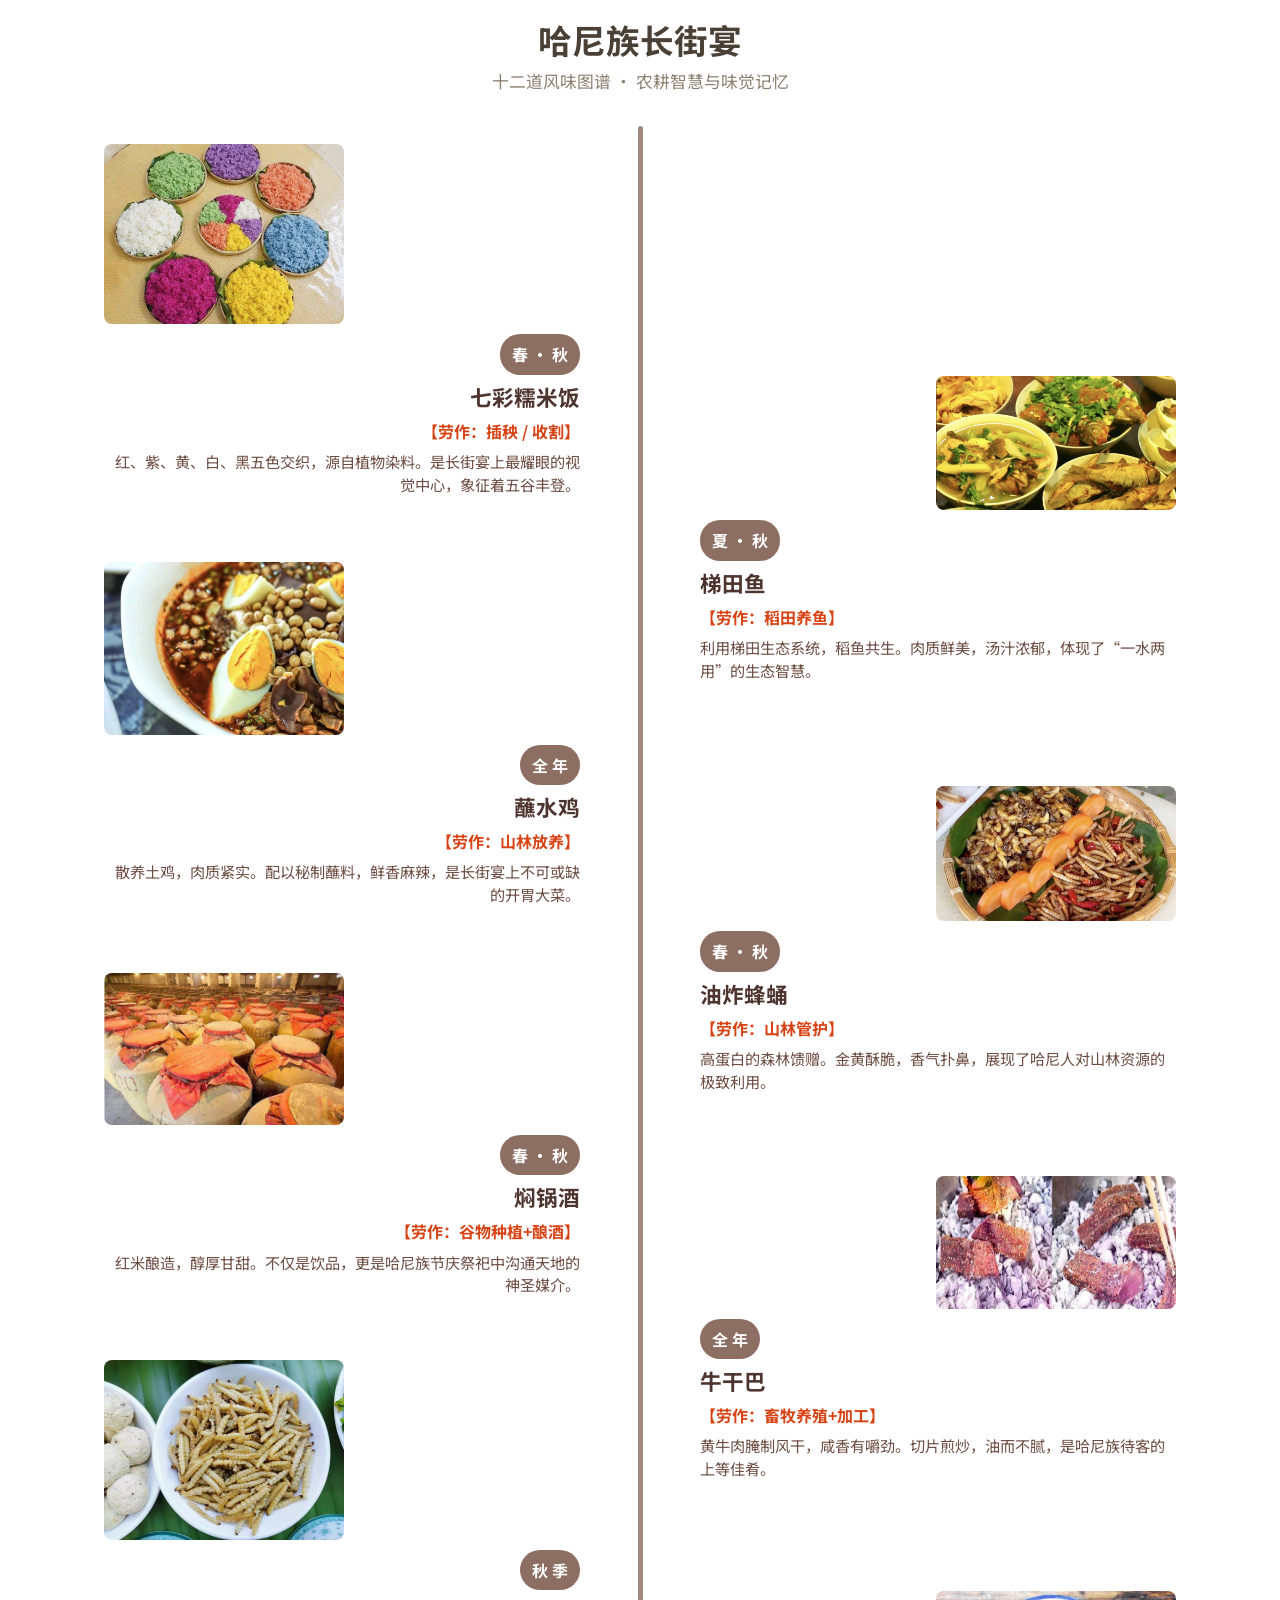
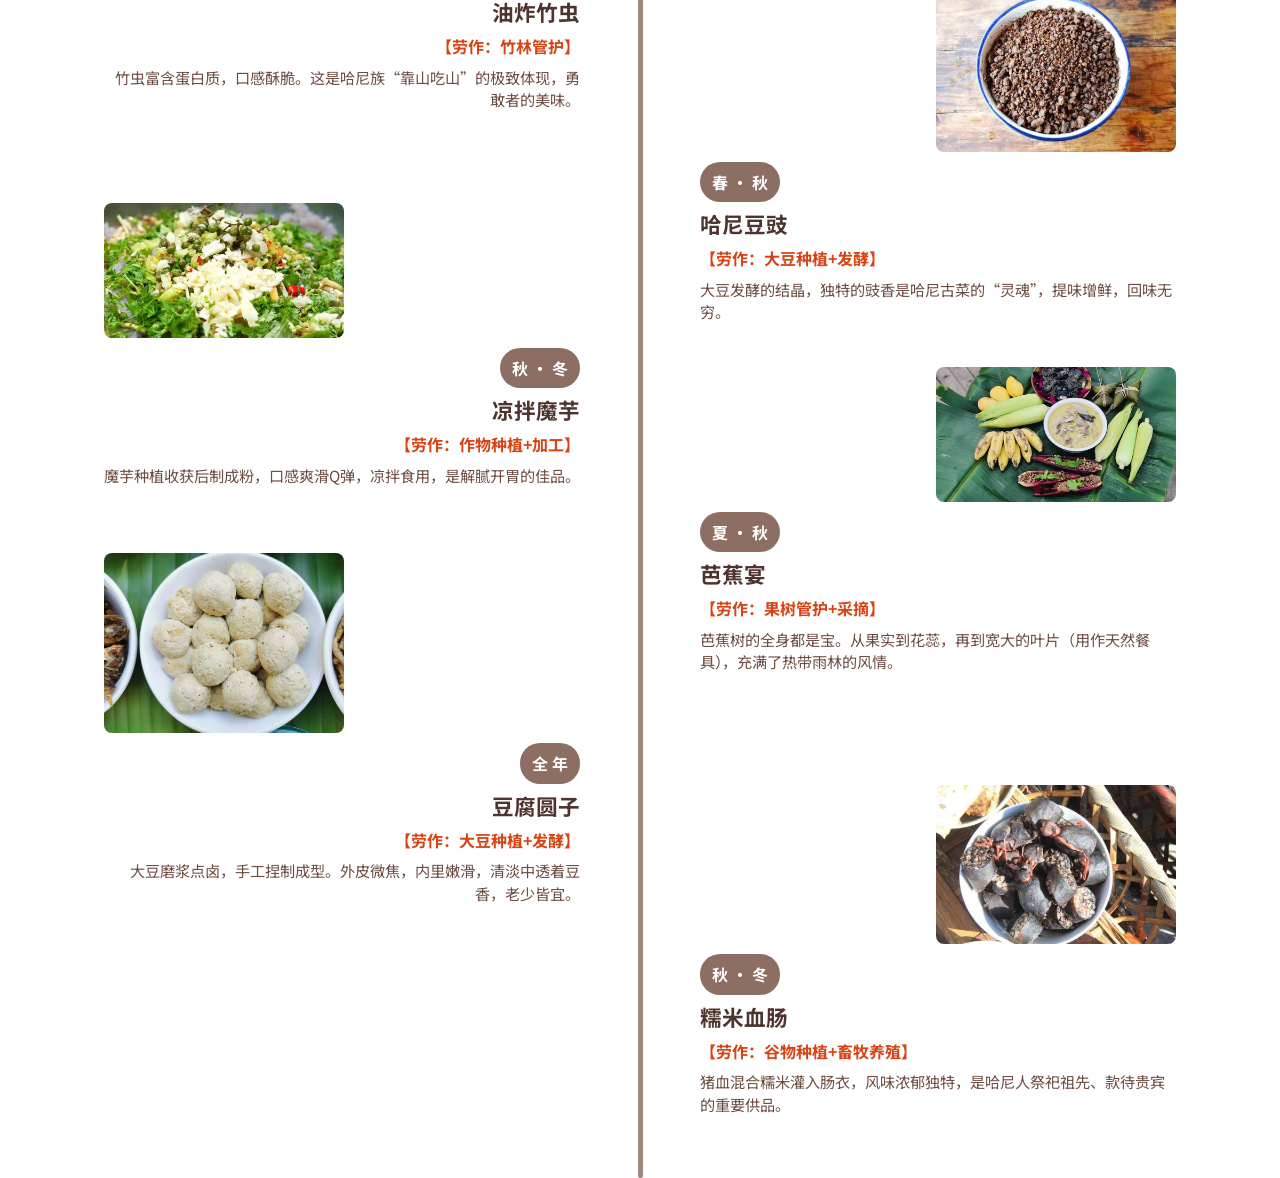
<file: embed-food.html>
<!DOCTYPE html>
<html lang="zh-CN">
<head>
<meta charset="UTF-8">
<meta name="viewport" content="width=device-width, initial-scale=1.0">
<title>长街宴 · 美食</title>
<link href="https://fonts.googleapis.com/css2?family=Noto+Sans+SC:wght@400;700;900&display=swap" rel="stylesheet">
<link rel="stylesheet" href="css/site.css">
<style>
*{margin:0;padding:0;box-sizing:border-box}
html,body{min-height:0!important;height:auto!important;overflow:visible!important;background:transparent!important;background-color:transparent!important;background-image:none!important;}
body{font-family:'PingFang SC','Noto Sans SC',sans-serif;color:#3d2b1f}
.embed-pane{display:none}
.embed-pane.is-active{display:block}
/* taboo */
.taboo .container{max-width:1140px;margin:0 auto;padding:16px 20px 8px}
.taboo .hero{text-align:center;padding:20px 20px 24px;margin-bottom:20px}
.taboo .hero h1{font-size:2.8rem;font-weight:900;letter-spacing:5px}
.taboo .hero .tag{display:inline-block;margin-top:12px;background:#c4a574;color:#3d2b1f;padding:6px 28px;border-radius:999px;font-weight:700;font-size:.95rem}
.taboo .gates{display:flex;gap:28px}
.taboo .gate{flex:1;border-radius:24px;padding:22px 18px 28px;border:1px solid rgba(107,83,68,.12);background:transparent;transition:transform .25s,border-color .25s}
.taboo .gate:hover{transform:translateY(-6px);border-color:rgba(107,83,68,.22)}
.taboo .gate-l{border-top:8px solid #b5342c}
.taboo .gate-r{border-top:8px solid #357a42}
.taboo .gate-head{font-size:1.35rem;font-weight:900;display:flex;align-items:center;gap:8px;margin-bottom:18px;padding-bottom:10px;border-bottom:2px solid #e6dace}
.taboo .gate-l .gate-head{color:#b5342c}
.taboo .gate-r .gate-head{color:#357a42}
.taboo .fgrid{display:grid;grid-template-columns:repeat(3,1fr);gap:12px}
.taboo .fcard{position:relative;border-radius:16px;overflow:hidden;aspect-ratio:1/1;cursor:pointer;background:rgba(245,239,230,.5);transition:transform .2s,box-shadow .2s;box-shadow:0 4px 14px rgba(0,0,0,.06)}
.taboo .fcard:hover{transform:scale(1.04);box-shadow:0 8px 24px rgba(0,0,0,.12)}
.taboo .fcard img{width:100%;height:100%;object-fit:cover;display:block}
.taboo .fcard .mini{position:absolute;bottom:0;left:0;right:0;background:linear-gradient(transparent,rgba(0,0,0,.62));color:#fff;font-size:.72rem;padding:18px 6px 5px;text-align:center}
.taboo .fcard .tip{position:absolute;inset:0;background:rgba(30,20,10,.82);color:#ffe8c8;font-size:.78rem;display:flex;align-items:center;justify-content:center;padding:8px;text-align:center;opacity:0;transition:opacity .2s;border-radius:16px}
.taboo .fcard:hover .tip{opacity:1}
.taboo .quote{margin:28px 0 12px;background:transparent;border-radius:40px 12px 40px 12px;padding:20px 24px;text-align:center;font-size:1.05rem}
.taboo .quote b{font-size:1.3rem}
.taboo footer{text-align:center;padding:16px 0 8px;font-size:.72rem;color:#786653;border-top:1px solid #dbcfbe;margin-top:20px}
/* twelve — 左右交错咬合：下一条上提到上一条季节标签附近 */
.twelve body,.twelve{color:#5c3d2e}
.twelve .header{text-align:center;padding:20px 16px 12px;margin-bottom:16px;color:#4a4036}
.twelve .header h1{margin:0;font-size:2.1em;line-height:1.2}
.twelve .header p{margin-top:6px;font-size:1.05em;opacity:.85;color:#7a6a58}
.twelve .timeline-container{max-width:1200px;margin:0 auto;position:relative;padding:0 16px 40px}
.twelve .timeline-container::after{content:'';position:absolute;width:5px;background:#a1887f;top:0;bottom:0;left:50%;margin-left:-2.5px;border-radius:3px;z-index:0}
.twelve .timeline-item{padding:8px 40px;position:relative;width:50%;box-sizing:border-box;z-index:1}
.twelve .timeline-item.left{left:0;text-align:right;padding-right:52px}
.twelve .timeline-item.right{left:50%;text-align:left;padding-left:52px}
/* 后一条上提，顶边约落在前一条季节标签（春·秋）下方 */
.twelve .timeline-item.right,
.twelve .timeline-item.left:not(:first-child){
  margin-top: -10rem;
}
.twelve .year-tag{display:inline-block;background:#8d6e63;color:#fff;padding:5px 12px;border-radius:20px;font-weight:bold;font-size:1em;margin-bottom:8px}
.twelve .content-card{padding:10px 8px;border-radius:10px;border:none;background:transparent;transition:transform .3s;position:relative;z-index:1}
.twelve .content-card:hover{transform:translateY(-4px)}
.twelve .content-card img{width:100%;max-width:240px;height:auto;border-radius:8px;display:block;margin:0 0 10px;border:none}
/* 图靠外侧，文字靠中线，交错时互不挡 */
.twelve .timeline-item.left .content-card img{margin-left:0;margin-right:auto}
.twelve .timeline-item.right .content-card img{margin-left:auto;margin-right:0}
.twelve .card-text h3{margin:0 0 6px;color:#4e342e;font-size:1.35em;line-height:1.25}
.twelve .card-text p{margin:4px 0;line-height:1.5;color:#6d4c41;font-size:.95em}
.twelve .season{font-weight:bold;color:#d84315;font-size:1em}
@media(max-width:680px){.taboo .gates{flex-direction:column}.taboo .hero h1{font-size:1.9rem}}
@media(max-width:768px){
  .twelve .header{padding:16px 12px 10px;margin-bottom:12px}
  .twelve .header h1{font-size:1.75em}
  .twelve .timeline-container{padding:0 12px 12px}
  .twelve .timeline-container::after{left:24px}
  .twelve .timeline-item,.twelve .timeline-item.left,.twelve .timeline-item.right{
    width:100%;left:0;text-align:left;padding:6px 12px 6px 56px;margin-top:0!important;
  }
  .twelve .content-card img,.twelve .timeline-item.left .content-card img,.twelve .timeline-item.right .content-card img{
    max-width:240px;margin-left:0;margin-right:auto;
  }
}
</style>
</head>
<body>
<div id="embed-fit">

<div id="pane-taboo" class="embed-pane taboo" data-media-module="taboo">
<div class="container">
  <div class="hero">
    <h1>长街宴 · 信仰之味</h1>
    <div class="tag">🚫 禁忌不上席 &nbsp;&nbsp;｜&nbsp;&nbsp; ✅ 可上圣席</div>
  </div>
  <div class="gates">
    <div class="gate gate-l" data-media-module="taboo-left">
      <div class="gate-head">🚫 禁忌不上席</div>
      <div class="fgrid">
        <div class="fcard"><img data-src="image/长街宴美食板块所有图片/snail.jpg" alt="田螺"><span class="mini">田螺</span><div class="tip">淤泥环境<br>文化视为不洁</div></div>
        <div class="fcard"><img data-src="image/长街宴美食板块所有图片/eel.jpg" alt="黄鳝"><span class="mini">黄鳝</span><div class="tip">形态模糊<br>不合神圣秩序</div></div>
        <div class="fcard"><img data-src="image/长街宴美食板块所有图片/chicken.jpg" alt="家鸡"><span class="mini">家鸡</span><div class="tip">日常祭品<br>庄重性不足</div></div>
        <div class="fcard"><img data-src="image/长街宴美食板块所有图片/duck.jpg" alt="家鸭"><span class="mini">家鸭</span><div class="tip">日常家禽<br>不入寨神圣宴</div></div>
        <div class="fcard"><img data-src="image/长街宴美食板块所有图片/dog.jpg" alt="狗肉"><span class="mini">狗肉</span><div class="tip">驱鬼用途<br>排除于感恩祭</div></div>
        <div class="fcard"><img data-src="image/长街宴美食板块所有图片/pig.jpg" alt="家猪"><span class="mini">家猪</span><div class="tip">非祭祀龙猪<br>未被祝祷</div></div>
      </div>
    </div>
    <div class="gate gate-r" data-media-module="taboo-right">
      <div class="gate-head">✅ 可上圣席</div>
      <div class="fgrid">
        <div class="fcard"><img data-src="image/长街宴美食板块所有图片/partridge.jpg" alt="竹鸡"><span class="mini">竹鸡 / 山鸡</span><div class="tip">山林野性<br>寨神喜爱祭品</div></div>
        <div class="fcard"><img data-src="image/长街宴美食板块所有图片/fish.jpg" alt="梯田鱼"><span class="mini">梯田鱼</span><div class="tip">稻鱼共生<br>四素同构结晶</div></div>
        <div class="fcard"><img data-src="image/长街宴美食板块所有图片/bird.jpg" alt="鸟类"><span class="mini">鸟类</span><div class="tip">山林生长<br>自然馈赠</div></div>
        <div class="fcard"><img data-src="image/长街宴美食板块所有图片/bee-larva.jpg" alt="蜂蛹"><span class="mini">蜂蛹</span><div class="tip">悬崖采集<br>稀缺与勇气</div></div>
        <div class="fcard"><img data-src="image/长街宴美食板块所有图片/quail-egg.jpg" alt="鹌鹑蛋"><span class="mini">鹌鹑蛋</span><div class="tip">梯田环境<br>自然孕育</div></div>
        <div class="fcard"><img data-src="image/长街宴美食板块所有图片/mushroom.jpg" alt="野生菌"><span class="mini">野生菌</span><div class="tip">山林自生<br>自然珍品</div></div>
      </div>
    </div>
  </div>
  <div class="quote"><b>"唯有来自山林与梯田的『自然珍馐』<br>方具资格登上寨神圣宴。"</b>  </div>
</div>
</div>

<div id="pane-twelve" class="embed-pane twelve" data-media-module="twelve">
  <div class="header"><h1>哈尼族长街宴</h1><p>十二道风味图谱 · 农耕智慧与味觉记忆</p></div>
  <div class="timeline-container">
    <div class="timeline-item left"><div class="content-card"><img data-src="image/长街宴美食板块所有图片/七彩糯米饭.jpg" alt="七彩糯米饭"><div class="card-text"><div class="year-tag">春 · 秋</div><h3>七彩糯米饭</h3><span class="season">【劳作：插秧 / 收割】</span><p>红、紫、黄、白、黑五色交织，源自植物染料。是长街宴上最耀眼的视觉中心，象征着五谷丰登。</p></div></div></div>
    <div class="timeline-item right"><div class="content-card"><img data-src="image/长街宴美食板块所有图片/梯田鱼.jpg" alt="梯田鱼"><div class="card-text"><div class="year-tag">夏 · 秋</div><h3>梯田鱼</h3><span class="season">【劳作：稻田养鱼】</span><p>利用梯田生态系统，稻鱼共生。肉质鲜美，汤汁浓郁，体现了“一水两用”的生态智慧。</p></div></div></div>
    <div class="timeline-item left"><div class="content-card"><img data-src="image/长街宴美食板块所有图片/zhan shui ji.jpg" alt="蘸水鸡"><div class="card-text"><div class="year-tag">全 年</div><h3>蘸水鸡</h3><span class="season">【劳作：山林放养】</span><p>散养土鸡，肉质紧实。配以秘制蘸料，鲜香麻辣，是长街宴上不可或缺的开胃大菜。</p></div></div></div>
    <div class="timeline-item right"><div class="content-card"><img data-src="image/长街宴美食板块所有图片/油炸蜂蛹.jpg" alt="油炸蜂蛹"><div class="card-text"><div class="year-tag">春 · 秋</div><h3>油炸蜂蛹</h3><span class="season">【劳作：山林管护】</span><p>高蛋白的森林馈赠。金黄酥脆，香气扑鼻，展现了哈尼人对山林资源的极致利用。</p></div></div></div>
    <div class="timeline-item left"><div class="content-card"><img data-src="image/长街宴美食板块所有图片/焖锅酒.jpg" alt="焖锅酒"><div class="card-text"><div class="year-tag">春 · 秋</div><h3>焖锅酒</h3><span class="season">【劳作：谷物种植+酿酒】</span><p>红米酿造，醇厚甘甜。不仅是饮品，更是哈尼族节庆祭祀中沟通天地的神圣媒介。</p></div></div></div>
    <div class="timeline-item right"><div class="content-card"><img data-src="image/长街宴美食板块所有图片/牛干巴.jpg" alt="牛干巴"><div class="card-text"><div class="year-tag">全 年</div><h3>牛干巴</h3><span class="season">【劳作：畜牧养殖+加工】</span><p>黄牛肉腌制风干，咸香有嚼劲。切片煎炒，油而不腻，是哈尼族待客的上等佳肴。</p></div></div></div>
    <div class="timeline-item left"><div class="content-card"><img data-src="image/长街宴美食板块所有图片/油炸竹虫.jpg" alt="油炸竹虫"><div class="card-text"><div class="year-tag">秋 季</div><h3>油炸竹虫</h3><span class="season">【劳作：竹林管护】</span><p>竹虫富含蛋白质，口感酥脆。这是哈尼族“靠山吃山”的极致体现，勇敢者的美味。</p></div></div></div>
    <div class="timeline-item right"><div class="content-card"><img data-src="image/长街宴美食板块所有图片/哈尼豆豉.jpg" alt="哈尼豆豉"><div class="card-text"><div class="year-tag">春 · 秋</div><h3>哈尼豆豉</h3><span class="season">【劳作：大豆种植+发酵】</span><p>大豆发酵的结晶，独特的豉香是哈尼古菜的“灵魂”，提味增鲜，回味无穷。</p></div></div></div>
    <div class="timeline-item left"><div class="content-card"><img data-src="image/长街宴美食板块所有图片/凉拌魔芋.jpg" alt="凉拌魔芋"><div class="card-text"><div class="year-tag">秋 · 冬</div><h3>凉拌魔芋</h3><span class="season">【劳作：作物种植+加工】</span><p>魔芋种植收获后制成粉，口感爽滑Q弹，凉拌食用，是解腻开胃的佳品。</p></div></div></div>
    <div class="timeline-item right"><div class="content-card"><img data-src="image/长街宴美食板块所有图片/芭蕉宴.jpg" alt="芭蕉宴"><div class="card-text"><div class="year-tag">夏 · 秋</div><h3>芭蕉宴</h3><span class="season">【劳作：果树管护+采摘】</span><p>芭蕉树的全身都是宝。从果实到花蕊，再到宽大的叶片（用作天然餐具），充满了热带雨林的风情。</p></div></div></div>
    <div class="timeline-item left"><div class="content-card"><img data-src="image/长街宴美食板块所有图片/豆腐圆子.jpg" alt="豆腐圆子"><div class="card-text"><div class="year-tag">全 年</div><h3>豆腐圆子</h3><span class="season">【劳作：大豆种植+发酵】</span><p>大豆磨浆点卤，手工捏制成型。外皮微焦，内里嫩滑，清淡中透着豆香，老少皆宜。</p></div></div></div>
    <div class="timeline-item right"><div class="content-card"><img data-src="image/长街宴美食板块所有图片/糯米血肠.jpg" alt="糯米血肠"><div class="card-text"><div class="year-tag">秋 · 冬</div><h3>糯米血肠</h3><span class="season">【劳作：谷物种植+畜牧养殖】</span><p>猪血混合糯米灌入肠衣，风味浓郁独特，是哈尼人祭祀祖先、款待贵宾的重要供品。</p></div></div></div>
  </div>
</div>

<script>
(function () {
  var view = (new URLSearchParams(location.search).get('view') || 'twelve').toLowerCase();
  var pane = document.getElementById(view === 'taboo' ? 'pane-taboo' : 'pane-twelve');
  if (pane) pane.classList.add('is-active');
  document.title = view === 'taboo' ? '长街宴 · 信仰筛选' : '哈尼族长街宴·十二道风味图谱';
})();
</script>
</div>
<script src="js/media-queue.js"></script>
<script src="js/embed-child.js"></script>
</body>
</html>
</file>
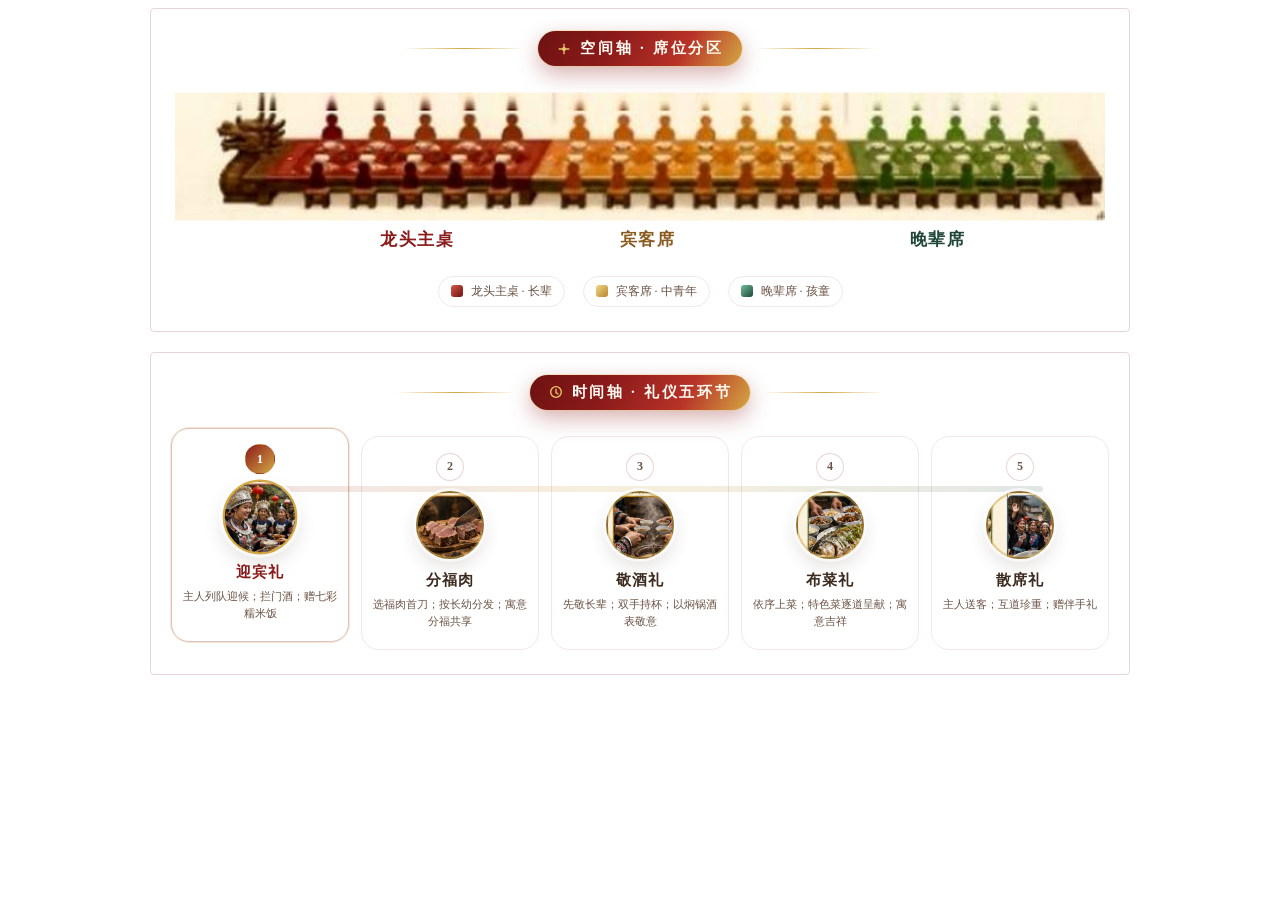
<file: 长街宴礼仪时空双轴图.html>
<!DOCTYPE html>
<html lang="zh-CN">
<head>
  <meta charset="UTF-8">
  <meta name="viewport" content="width=device-width, initial-scale=1.0">
  <title>长街宴礼仪流程·时空双轴图</title>
  <style>
    :root {
      --ink: #3d2b1f;
      --muted: #6b5344;
      --red: #8b1a1a;
      --red-bright: #b83228;
      --gold: #d4a843;
      --gold-light: #e8c96a;
      --jade: #2f5a4a;
      --jade-bright: #3f7a64;
      --cream: #fff8ef;
      --paper: #f5efe6;
    }

    html, body {
      background: transparent !important;
      background-color: transparent !important;
      background-image: none !important;
      height: auto !important;
      min-height: 0 !important;
    }

    * { box-sizing: border-box; margin: 0; padding: 0; }

    body {
      padding: 8px 8px 12px;
      background: transparent;
      color: var(--ink);
      font-family: 'Noto Serif SC', 'Songti SC', 'SimSun', serif;
      -webkit-font-smoothing: antialiased;
      overflow: hidden;
    }

    .stage {
      max-width: 980px;
      margin: 0 auto;
      display: grid;
      gap: 20px;
    }

    .card {
      position: relative;
      padding: 22px 20px 24px;
      border-radius: 4px;
      background: transparent;
      border: 1.5px solid rgba(139, 26, 26, 0.18);
      box-shadow: none;
      overflow: hidden;
    }

    .head {
      position: relative;
      display: flex;
      align-items: center;
      justify-content: center;
      gap: 14px;
      margin-bottom: 18px;
    }

    .head__line {
      flex: 1;
      height: 1px;
      max-width: 120px;
      background: linear-gradient(90deg, transparent, var(--gold), transparent);
    }

    .head__badge {
      display: inline-flex;
      align-items: center;
      gap: 8px;
      padding: 8px 18px;
      border-radius: 999px;
      color: #fffaf2;
      font-size: 15px;
      font-weight: 700;
      letter-spacing: 0.18em;
      background:
        linear-gradient(120deg, #6e1212 0%, #8b1a1a 35%, #b83228 70%, #d4a843 100%);
      box-shadow:
        0 0 0 1px rgba(232, 201, 106, 0.35),
        0 8px 22px rgba(139, 26, 26, 0.35);
    }

    .head__badge svg {
      width: 16px;
      height: 16px;
      flex-shrink: 0;
    }

    /* ===== 空间轴 ===== */
    .banquet {
      position: relative;
      padding: 8px 4px 4px;
    }

    .banquet-svg {
      width: 100%;
      height: auto;
      display: block;
      overflow: visible;
    }

    .zone {
      cursor: pointer;
    }
    .zone .zone-overlay {
      fill: transparent;
      stroke: transparent;
      stroke-width: 2;
      transition: fill 0.35s ease, stroke 0.35s ease, opacity 0.35s ease;
    }
    .zone.is-dim .zone-overlay {
      fill: rgba(245, 239, 230, 0.52);
      opacity: 1;
    }
    .zone.is-active .zone-overlay {
      fill: rgba(255, 215, 0, 0.16);
      stroke: rgba(212, 168, 67, 0.85);
      opacity: 1;
    }

    .zone-label {
      font-family: 'Noto Serif SC', serif;
      font-size: 11px;
      font-weight: 700;
      letter-spacing: 0.1em;
      pointer-events: none;
    }

    .legend-row {
      display: flex;
      flex-wrap: wrap;
      justify-content: center;
      gap: 10px 18px;
      margin-top: 14px;
      position: relative;
      z-index: 1;
    }

    .legend-pill {
      display: inline-flex;
      align-items: center;
      gap: 8px;
      padding: 6px 12px;
      border-radius: 999px;
      font-size: 12px;
      color: var(--muted);
      background: transparent;
      border: 1px solid rgba(139, 26, 26, 0.1);
    }

    .legend-pill b {
      width: 12px;
      height: 12px;
      border-radius: 3px;
      display: inline-block;
      box-shadow: 0 0 0 2px rgba(255,255,255,0.6);
    }

    /* ===== 时间轴 ===== */
    .timeline {
      position: relative;
      display: grid;
      grid-template-columns: repeat(5, 1fr);
      gap: 12px;
      padding-top: 8px;
    }

    .rail {
      position: absolute;
      top: 58px;
      left: 7%;
      right: 7%;
      height: 6px;
      border-radius: 999px;
      background: linear-gradient(90deg,
        rgba(139, 26, 26, 0.12),
        rgba(212, 168, 67, 0.18),
        rgba(47, 90, 74, 0.14));
      z-index: 0;
      overflow: hidden;
    }

    .rail__fill {
      height: 100%;
      width: 0;
      border-radius: inherit;
      background: linear-gradient(90deg, #8b1a1a, #d4a843, #2f5a4a);
      box-shadow: 0 0 16px rgba(212, 168, 67, 0.65);
      transition: width 0.8s cubic-bezier(0.22, 1, 0.36, 1);
      position: relative;
    }

    .rail__fill::after {
      content: '';
      position: absolute;
      right: -2px;
      top: 50%;
      width: 12px;
      height: 12px;
      border-radius: 50%;
      transform: translateY(-50%);
      background: radial-gradient(circle at 35% 35%, #fff, var(--gold-light) 45%, var(--red));
      box-shadow: 0 0 12px rgba(212, 168, 67, 0.8);
    }

    .step {
      position: relative;
      z-index: 2;
      border: none;
      background: transparent;
      padding: 16px 10px 18px;
      border-radius: 18px;
      cursor: pointer;
      text-align: center;
      font-family: inherit;
      color: inherit;
      border: 1px solid rgba(139, 26, 26, 0.1);
      box-shadow: none;
      transition: transform 0.4s cubic-bezier(0.22,1,0.36,1), box-shadow 0.4s, border-color 0.4s, background 0.4s;
    }

    .step:hover { transform: translateY(-4px); border-color: rgba(212, 168, 67, 0.4); }

    .step__num {
      width: 28px;
      height: 28px;
      margin: 0 auto 10px;
      border-radius: 50%;
      display: grid;
      place-items: center;
      font-size: 12px;
      font-weight: 700;
      color: var(--muted);
      background: #fff;
      border: 1.5px solid rgba(139, 26, 26, 0.18);
      transition: 0.35s ease;
    }

    .step__icon-wrap {
      width: 64px;
      height: 64px;
      margin: 0 auto 12px;
      border-radius: 20px;
      display: grid;
      place-items: center;
      position: relative;
      background: linear-gradient(145deg, #fff, #f0e2cc);
      border: 1.5px solid rgba(212, 168, 67, 0.35);
      box-shadow:
        inset 0 1px 0 rgba(255,255,255,0.9),
        0 8px 18px rgba(61, 43, 31, 0.08);
      transition: 0.4s ease;
    }

    
    .step__photo {
      width: 68px;
      height: 68px;
      margin: 0 auto 12px;
      border-radius: 50%;
      overflow: hidden;
      border: 2.5px solid rgba(212, 168, 67, 0.55);
      box-shadow:
        0 0 0 3px rgba(255,255,255,0.65),
        0 8px 18px rgba(61, 43, 31, 0.14);
      background: #3d2b1f center/cover no-repeat;
      transition: 0.4s ease;
    }
    .step.is-active .step__photo {
      transform: scale(1.1);
      border-color: #d4a843;
      animation: iconAura 1.8s ease-in-out infinite;
    }

    .step__icon-wrap svg {
      width: 34px;
      height: 34px;
    }

    .step__title {
      font-size: 15px;
      font-weight: 700;
      letter-spacing: 0.08em;
      margin-bottom: 6px;
      color: var(--ink);
    }

    .step__desc {
      font-size: 11px;
      line-height: 1.55;
      color: var(--muted);
      min-height: 3.2em;
    }

    .step.is-active {
      transform: translateY(-8px);
      background: transparent;
      border-color: rgba(139, 26, 26, 0.28);
      box-shadow: 0 0 0 1px rgba(212, 168, 67, 0.25);
    }

    .step.is-active .step__num {
      color: #fff;
      background: linear-gradient(135deg, #8b1a1a, #d4a843);
      border-color: transparent;
      transform: scale(1.08);
    }

    .step.is-active .step__icon-wrap {
      transform: scale(1.08);
      animation: iconAura 1.8s ease-in-out infinite;
    }

    .step.is-active .step__title { color: var(--red); }

    .step[data-tone="gold"] .step__icon-wrap { background: linear-gradient(145deg, #fff3d4, #e8c96a); }
    .step[data-tone="red"] .step__icon-wrap { background: linear-gradient(145deg, #ffd8d0, #d46a5a); }
    .step[data-tone="blue"] .step__icon-wrap { background: linear-gradient(145deg, #dce8ff, #7a98c8); }
    .step[data-tone="jade"] .step__icon-wrap { background: linear-gradient(145deg, #d5f0e4, #5aa888); }
    .step[data-tone="plum"] .step__icon-wrap { background: linear-gradient(145deg, #f5dceb, #c48ab0); }

    @keyframes iconAura {
      0%, 100% { box-shadow: 0 0 0 0 rgba(212, 168, 67, 0.45), 0 8px 18px rgba(61,43,31,0.08); }
      50% { box-shadow: 0 0 0 12px rgba(212, 168, 67, 0), 0 12px 24px rgba(139,26,26,0.15); }
    }

    .tooltip {
      position: fixed;
      z-index: 99;
      max-width: 260px;
      padding: 14px 16px;
      background: linear-gradient(160deg, #fffaf3, #f3e2c8);
      border-radius: 14px;
      border: 1px solid rgba(139, 26, 26, 0.2);
      box-shadow: 0 16px 40px rgba(61, 43, 31, 0.18);
      font-size: 13px;
      line-height: 1.55;
      pointer-events: none;
      opacity: 0;
      transform: translateY(8px) scale(0.96);
      transition: 0.25s ease;
    }
    .tooltip.is-visible { opacity: 1; transform: none; }
    .tooltip strong {
      display: block;
      margin-bottom: 4px;
      color: var(--red);
      letter-spacing: 0.06em;
    }

    @media (max-width: 720px) {
      .timeline { grid-template-columns: 1fr; gap: 12px; }
      .rail { display: none; }
      .step {
        display: grid;
        grid-template-columns: 64px 1fr;
        gap: 6px 14px;
        text-align: left;
        align-items: center;
      }
      .step__num { grid-row: 1 / span 2; margin: 0; align-self: start; }
      .step__icon-wrap { grid-column: 1; grid-row: 1 / span 2; margin: 0; width: 56px; height: 56px; }
      .step__num { display: none; }
    }
  </style>
</head>
<body>
<div id="embed-fit">
  <div class="stage">
    <!-- 空间轴 -->
    <section class="card" aria-label="空间轴·席位分区">
      <div class="head">
        <span class="head__line"></span>
        <span class="head__badge">
          <svg viewBox="0 0 24 24" fill="none"><path d="M4 12h16M12 4v16" stroke="#e8c96a" stroke-width="2"/><circle cx="12" cy="12" r="3" fill="#e8c96a"/></svg>
          空间轴 · 席位分区
        </span>
        <span class="head__line"></span>
      </div>

      <div class="banquet">
        <svg class="banquet-svg" viewBox="0 0 606 108" role="img" aria-label="长街宴龙舟席位示意" xmlns="http://www.w3.org/2000/svg" xmlns:xlink="http://www.w3.org/1999/xlink">
          <image href="image/礼仪/dragon-boat-banquet.jpg" xlink:href="image/礼仪/dragon-boat-banquet.jpg" x="0" y="0" width="606" height="84" preserveAspectRatio="xMidYMid meet"/>

          <g class="zone" data-zone="red" data-tip="龙头主桌（红）|长辈居首，桌首设龙首木雕，象征尊长与福源">
            <rect class="zone-overlay" x="92" y="16" width="132" height="58" rx="4"/>
            <text class="zone-label" x="158" y="100" text-anchor="middle" fill="#8b1a1a">龙头主桌</text>
          </g>
          <g class="zone" data-zone="gold" data-tip="宾客席（金）|中青年宾客就座，宴席主体与交流核心">
            <rect class="zone-overlay" x="224" y="16" width="168" height="58" rx="4"/>
            <text class="zone-label" x="308" y="100" text-anchor="middle" fill="#8b5a1e">宾客席</text>
          </g>
          <g class="zone" data-zone="jade" data-tip="晚辈席（青）|孩童与晚辈就座，承接福气与传承">
            <rect class="zone-overlay" x="392" y="16" width="210" height="58" rx="4"/>
            <text class="zone-label" x="497" y="100" text-anchor="middle" fill="#1f4638">晚辈席</text>
          </g>
        </svg>
      </div>

      <div class="legend-row">
        <span class="legend-pill"><b style="background:linear-gradient(135deg,#d45a48,#6e1212)"></b>龙头主桌 · 长辈</span>
        <span class="legend-pill"><b style="background:linear-gradient(135deg,#f0d78a,#b8862a)"></b>宾客席 · 中青年</span>
        <span class="legend-pill"><b style="background:linear-gradient(135deg,#6fbf9a,#1f4638)"></b>晚辈席 · 孩童</span>
      </div>
    </section>

    <!-- 时间轴 -->
    <section class="card" aria-label="时间轴·礼仪五环节">
      <div class="head">
        <span class="head__line"></span>
        <span class="head__badge">
          <svg viewBox="0 0 24 24" fill="none"><circle cx="12" cy="12" r="8" stroke="#e8c96a" stroke-width="2"/><path d="M12 8v5l3 2" stroke="#e8c96a" stroke-width="2" stroke-linecap="round"/></svg>
          时间轴 · 礼仪五环节
        </span>
        <span class="head__line"></span>
      </div>

      <div class="timeline" id="timeline">
        <div class="rail"><div class="rail__fill" id="rail-fill"></div></div>
      </div>
    </section>
  </div>

  <div class="tooltip" id="tooltip" role="tooltip" hidden></div>

  <script>
    var STEPS = [
      { title: '迎宾礼', photo: 'image/礼仪/welcome.jpg', tone: 'gold', desc: '主人列队迎候；拦门酒；赠七彩糯米饭' },
      { title: '分福肉', photo: 'image/礼仪/meat.jpg', tone: 'red', desc: '选福肉首刀；按长幼分发；寓意分福共享' },
      { title: '敬酒礼', photo: 'image/礼仪/wine.jpg', tone: 'blue', desc: '先敬长辈；双手持杯；以焖锅酒表敬意' },
      { title: '布菜礼', photo: 'image/礼仪/fish.jpg', tone: 'jade', desc: '依序上菜；特色菜逐道呈献；寓意吉祥' },
      { title: '散席礼', photo: 'image/礼仪/farewell.jpg', tone: 'plum', desc: '主人送客；互道珍重；赠伴手礼' }
    ];

    var timeline = document.getElementById('timeline');
    var railFill = document.getElementById('rail-fill');
    var tooltip = document.getElementById('tooltip');
    var activeStep = 0;
    var autoTimer;

    STEPS.forEach(function (step, index) {
      var btn = document.createElement('button');
      btn.type = 'button';
      btn.className = 'step' + (index === 0 ? ' is-active' : '');
      btn.dataset.index = index;
      btn.dataset.tone = step.tone;
      btn.innerHTML =
        '<div class="step__num">' + (index + 1) + '</div>' +
        '<div class="step__photo" style="background-image:url(\'' + step.photo + '\')"></div>' +
        '<div class="step__title">' + step.title + '</div>' +
        '<div class="step__desc">' + step.desc + '</div>';
      btn.addEventListener('click', function () { setStep(index, true); });
      timeline.appendChild(btn);
    });

    function setStep(index, pauseAuto) {
      activeStep = index;
      timeline.querySelectorAll('.step').forEach(function (el, i) {
        el.classList.toggle('is-active', i === index);
      });
      railFill.style.width = (index / (STEPS.length - 1) * 100) + '%';
      if (pauseAuto) resetAuto();
    }

    function resetAuto() {
      clearInterval(autoTimer);
      autoTimer = setInterval(function () {
        setStep((activeStep + 1) % STEPS.length, false);
      }, 2800);
    }

    function showTip(html, x, y) {
      tooltip.innerHTML = html;
      tooltip.hidden = false;
      tooltip.classList.add('is-visible');
      var rect = tooltip.getBoundingClientRect();
      tooltip.style.left = Math.min(x + 14, window.innerWidth - rect.width - 12) + 'px';
      tooltip.style.top = Math.max(y - rect.height - 14, 8) + 'px';
    }

    function hideTip() {
      tooltip.classList.remove('is-visible');
      tooltip.hidden = true;
    }

    document.querySelectorAll('.zone').forEach(function (zone) {
      zone.addEventListener('mouseenter', function (e) {
        document.querySelectorAll('.zone').forEach(function (z) {
          z.classList.toggle('is-dim', z !== zone);
          z.classList.toggle('is-active', z === zone);
        });
        var parts = (zone.dataset.tip || '').split('|');
        showTip('<strong>' + parts[0] + '</strong>' + (parts[1] || ''), e.clientX, e.clientY);
      });
      zone.addEventListener('mousemove', function (e) {
        if (!tooltip.hidden) showTip(tooltip.innerHTML, e.clientX, e.clientY);
      });
      zone.addEventListener('mouseleave', function () {
        document.querySelectorAll('.zone').forEach(function (z) {
          z.classList.remove('is-dim', 'is-active');
        });
        hideTip();
      });
    });

    setStep(0, false);
    resetAuto();
  </script>
</div>
  <script src="js/embed-child.js"></script>
</body>
</html>
</file>
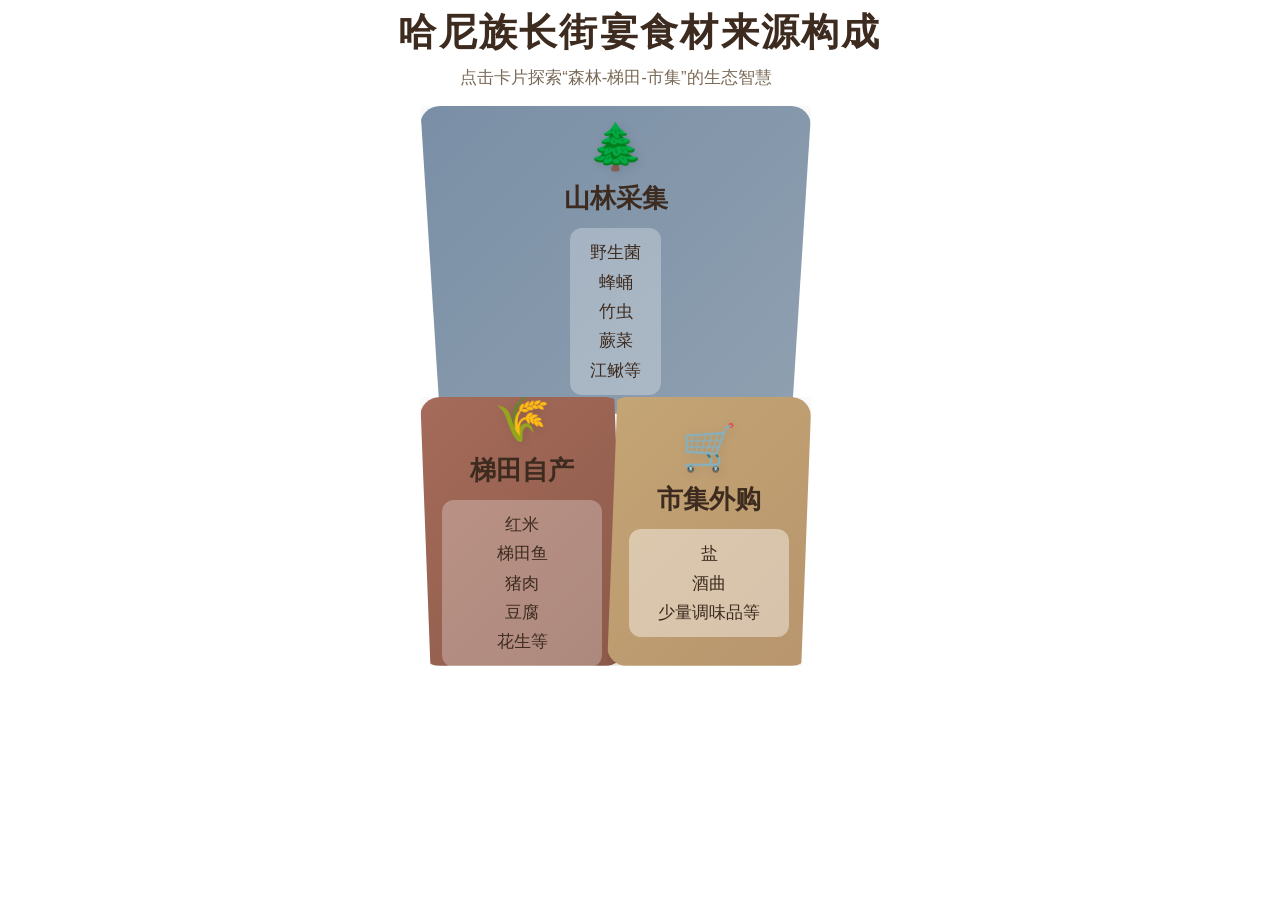
<file: 长街宴食材来源构成.html>
<!DOCTYPE html>
<html lang="zh-CN">
<head>
    <meta charset="UTF-8">
    <meta name="viewport" content="width=device-width, initial-scale=1.0">
    <title>哈尼族长街宴食材构成 - 高级交互版</title>
    <style>
        html, body {
            background: transparent !important;
            background-color: transparent !important;
            background-image: none !important;
            height: auto !important;
            min-height: 0 !important;
        }
        :root {
            --mountain-color: #7a8fa6;
            --terrace-color: #a66b5a;
            --market-color: #c4a574;
            --dark-text: #3d2b1f;
            --light-text: #f5efe6;
        }

        body {
            margin: 0;
            padding: 8px 0 12px;
            font-family: 'PingFang SC', 'Microsoft YaHei', sans-serif;
            display: flex;
            justify-content: center;
            align-items: flex-start;
            min-height: 0;
            overflow: hidden;
        }

        .bg-decoration {
            display: none;
        }

        .container {
            position: relative;
            z-index: 1;
            width: 90%;
            max-width: 900px;
            text-align: center;
        }

        .header {
            margin-bottom: 16px;
        }

        .header h1 {
            font-size: clamp(1.2rem, 3.6vw, 2.35rem);
            color: var(--dark-text);
            margin: 0;
            letter-spacing: 0.06em;
            white-space: nowrap;
            text-wrap: nowrap;
        }

        .header p.subtitle {
            color: #7a6a58;
            margin-top: 8px;
            font-size: 1.05rem;
        }

        /* 核心：绝对定位 + 梯形 clip，叠成参考图那种三角拼图 */
        .diagram-container {
            position: relative;
            width: 100%;
            height: 560px;
            margin: 0 auto;
        }

        .card {
            position: absolute;
            border-radius: 20px;
            padding: 22px 18px;
            color: var(--dark-text);
            transition: transform 0.35s cubic-bezier(0.25, 0.8, 0.25, 1), filter 0.35s;
            cursor: pointer;
            overflow: hidden;
            display: flex;
            flex-direction: column;
            justify-content: center;
            align-items: center;
            text-align: center;
            filter: drop-shadow(0 8px 16px rgba(61, 43, 31, 0.14));
            box-sizing: border-box;
        }

        .card::before {
            content: '';
            position: absolute;
            inset: 0;
            background: linear-gradient(135deg, rgba(255,255,255,0.2) 0%, rgba(255,255,255,0) 50%);
            z-index: 1;
            opacity: 0;
            transition: opacity 0.3s;
            pointer-events: none;
        }

        .card:hover::before {
            opacity: 1;
        }

        .card:hover {
            transform: translateY(-8px) scale(1.01);
            filter: drop-shadow(0 14px 24px rgba(61, 43, 31, 0.2));
        }

        /* 山林：上宽下窄，在后 */
        .card-mountain {
            top: 0;
            left: 5%;
            width: 90%;
            height: 55%;
            background: linear-gradient(135deg, var(--mountain-color) 0%, #8fa0b0 100%);
            z-index: 1;
            clip-path: polygon(0 0, 100% 0, 95% 100%, 5% 100%);
        }

        /* 梯田：左下，叠在山林之上 */
        .card-terrace {
            bottom: 0;
            left: 5%;
            width: 47%;
            height: 48%;
            background: linear-gradient(135deg, var(--terrace-color) 0%, #8b5a4a 100%);
            z-index: 2;
            clip-path: polygon(0 0, 95% 0, 100% 100%, 5% 100%);
        }

        /* 市集：右下，最前，叠住左卡一角 */
        .card-market {
            bottom: 0;
            right: 5%;
            width: 47%;
            height: 48%;
            background: linear-gradient(135deg, var(--market-color) 0%, #b8956e 100%);
            color: #3d2b1f;
            z-index: 3;
            clip-path: polygon(5% 0, 100% 0, 95% 100%, 0 100%);
        }

        .card h2 {
            margin: 0 0 12px 0;
            font-size: 1.65rem;
            font-weight: 600;
            position: relative;
            z-index: 2;
        }

        .icon-box {
            font-size: 2.8rem;
            margin-bottom: 12px;
            filter: drop-shadow(2px 2px 4px rgba(0,0,0,0.1));
            position: relative;
            z-index: 2;
            line-height: 1;
        }

        .card ul {
            list-style: none;
            margin: 0;
            padding: 10px 20px;
            font-size: 1.05rem;
            line-height: 1.75;
            position: relative;
            z-index: 2;
            background: rgba(255,255,255,0.28);
            border-radius: 12px;
            box-sizing: border-box;
        }

        .card-terrace ul,
        .card-market ul {
            width: 95%;
            padding-left: 16px;
            padding-right: 16px;
        }

        .card-market ul {
            background: rgba(255,255,255,0.42);
        }

        .modal-overlay {
            position: fixed;
            inset: 0;
            background: rgba(0,0,0,0.6);
            backdrop-filter: blur(5px);
            display: flex;
            justify-content: center;
            align-items: center;
            z-index: 1000;
            opacity: 0;
            visibility: hidden;
            transition: all 0.3s;
        }

        .modal-overlay.active {
            opacity: 1;
            visibility: visible;
        }

        .modal-content {
            background: white;
            padding: 40px;
            border-radius: 20px;
            max-width: 500px;
            width: 90%;
            text-align: center;
            transform: scale(0.8);
            transition: transform 0.3s;
            box-shadow: 0 25px 50px rgba(0,0,0,0.3);
        }

        .modal-overlay.active .modal-content {
            transform: scale(1);
        }

        .modal-icon {
            font-size: 4rem;
            margin-bottom: 20px;
        }

        .modal-title {
            font-size: 2rem;
            margin: 0 0 10px 0;
            color: var(--dark-text);
        }

        .modal-desc {
            color: #666;
            line-height: 1.6;
        }

        .close-btn {
            margin-top: 30px;
            padding: 10px 30px;
            background: #333;
            color: white;
            border: none;
            border-radius: 25px;
            cursor: pointer;
            font-size: 1rem;
        }

        .close-btn:hover {
            background: #555;
        }

        /* 只有手机竖屏才收成单列，嵌入页宽度仍保留梯形 */
        @media (max-width: 420px) {
            .diagram-container {
                height: auto;
                display: flex;
                flex-direction: column;
                gap: 10px;
            }
            .card,
            .card-mountain,
            .card-terrace,
            .card-market {
                position: relative;
                inset: auto;
                width: 100% !important;
                height: auto;
                min-height: 180px;
                left: auto !important;
                right: auto !important;
                clip-path: none;
                border-radius: 18px;
                z-index: 1;
            }
            .header h1 {
                font-size: clamp(1rem, 5vw, 1.35rem);
                letter-spacing: 0.04em;
            }
        }
    </style>
</head>
<body>
<div id="embed-fit">

    <div class="bg-decoration"></div>

    <div class="container">
        <div class="header">
            <h1>哈尼族长街宴食材来源构成</h1>
            <p class="subtitle">点击卡片探索“森林-梯田-市集”的生态智慧</p>
        </div>

        <div class="diagram-container">
            <div class="card card-mountain" onclick="openModal('mountain')">
                <div class="icon-box">🌲</div>
                <h2>山林采集</h2>
                <ul>
                    <li>野生菌</li>
                    <li>蜂蛹</li>
                    <li>竹虫</li>
                    <li>蕨菜</li>
                    <li>江鳅等</li>
                </ul>
            </div>

            <div class="card card-terrace" onclick="openModal('terrace')">
                <div class="icon-box">🌾</div>
                <h2>梯田自产</h2>
                <ul>
                    <li>红米</li>
                    <li>梯田鱼</li>
                    <li>猪肉</li>
                    <li>豆腐</li>
                    <li>花生等</li>
                </ul>
            </div>

            <div class="card card-market" onclick="openModal('market')">
                <div class="icon-box">🛒</div>
                <h2>市集外购</h2>
                <ul>
                    <li>盐</li>
                    <li>酒曲</li>
                    <li>少量调味品等</li>
                </ul>
            </div>
        </div>
    </div>

    <div class="modal-overlay" id="modal" onclick="closeModal()">
        <div class="modal-content" onclick="event.stopPropagation()">
            <div class="modal-icon" id="modalIcon">🌲</div>
            <h2 class="modal-title" id="modalTitle">山林采集</h2>
            <p class="modal-desc" id="modalDesc">这里是详细描述...</p>
            <button class="close-btn" onclick="closeModal()">关闭</button>
        </div>
    </div>

    <script>
        const data = {
            mountain: {
                icon: '🌲',
                title: '山林采集',
                desc: '占据绝对主导地位，提供了最丰富的食材种类。这是哈尼族“森林-村寨-梯田-水系”四素同构生态系统的直接体现，代表了人与自然的深度链接。'
            },
            terrace: {
                icon: '🌾',
                title: '梯田自产',
                desc: '提供主食与肉类，保障基础供给。体现了哈尼族人千年来精耕细作的智慧，红米与梯田鱼构成了长街宴的坚实物质基础。'
            },
            market: {
                icon: '🛒',
                title: '市集外购',
                desc: '占比较低，主要作为调味品补充。虽然依赖外部输入，但这些少量的盐、酒曲等却是激发食材本味、完成仪式感的点睛之笔。'
            }
        };

        function openModal(type) {
            const modal = document.getElementById('modal');
            const d = data[type];
            document.getElementById('modalIcon').innerText = d.icon;
            document.getElementById('modalTitle').innerText = d.title;
            document.getElementById('modalDesc').innerText = d.desc;
            modal.classList.add('active');
        }

        function closeModal() {
            document.getElementById('modal').classList.remove('active');
        }

        document.addEventListener('keydown', function(e) {
            if (e.key === 'Escape') closeModal();
        });
    </script>
</div>
    <script src="js/embed-child.js"></script>
</body>
</html>
</file>
<file: css/site.css>
/* ===== css/style.css ===== */
@font-face {
  font-family: '禹卫书法行书';
  src: local('禹卫书法行书'),
       local('禹卫书法行书简'),
       local('YuweiXingshu'),
       local('YWShuFengXingShuJ'),
       url('../fonts/YuweiXingshu.woff2') format('woff2'),
       url('../fonts/YuweiXingshu.ttf') format('truetype');
  font-weight: normal;
  font-style: normal;
  font-display: swap;
}

@font-face {
  font-family: '汉仪大标宋';
  src: local('汉仪大标宋'),
       local('汉仪大标宋简'),
       local('HYDaBiaoSongJ'),
       local('HYDaBiaoSong'),
       url('../fonts/HYDaBiaoSong.woff2') format('woff2'),
       url('../fonts/HYDaBiaoSong.ttf') format('truetype');
  font-weight: normal;
  font-style: normal;
  font-display: swap;
}

@font-face {
  font-family: '方正小标宋';
  src: local('方正小标宋_GBK'),
       local('方正小标宋简体'),
       local('FZXiaoBiaoSong-B05S'),
       local('FZXBSJW'),
       local('FZXiaoBiaoSong'),
       url('../fonts/FZXiaoBiaoSong.woff2') format('woff2'),
       url('../fonts/FZXiaoBiaoSong.ttf') format('truetype');
  font-weight: normal;
  font-style: normal;
  font-display: swap;
}

:root {
  --font-cover-headline: '汉仪大标宋', 'HYDaBiaoSongJ', 'HYDaBiaoSong', 'SimSun', serif;
  --font-cover-subtitle: '禹卫书法行书', 'YuweiXingshu', 'YWShuFengXingShuJ', 'KaiTi', cursive;
  --font-act-header: '方正小标宋', 'FZXiaoBiaoSong', 'FZXBSJW', 'SimSun', serif;
  --color-cover-subtitle: #6b4423;
  --bg-base: #f5efe6;
  --bg-dark: #ebe3d6;
  --bg-warm: #e8dfd0;
  --paper: rgba(245, 239, 230, 0.6);
  --paper-border: rgba(139, 26, 26, 0.12);
  --text: #3d2b1f;
  --text-soft: #5a4638;
  --text-muted: #7a6a58;
  --accent-red: #8b1a1a;
  --accent-gold: #d4a843;
  --accent-gold-light: #e8c96a;
  --accent-indigo: #2f5a4a;
  --accent-earth: #6b5344;
  --dashboard-bg: transparent;
  --dashboard-card: transparent;
  --highlight-yellow: #d4a843;
  --ethnic-pattern: rgba(139, 26, 26, 0.04);
  --ethnic-pattern-red: rgba(47, 90, 74, 0.035);
}

* {
  margin: 0;
  padding: 0;
  box-sizing: border-box;
}

html {
  scroll-behavior: auto;
  overscroll-behavior-y: none;
}

body {
  font-family: 'Noto Serif SC', 'SimSun', serif;
  color: var(--text);
  line-height: 1.9;
  min-height: 100vh;
  overscroll-behavior-y: none;
  background-color: var(--bg-base);
  background-image: none;
  background-attachment: scroll;
}

/* 去掉两侧竖条框饰 */
body::before,
body::after {
  display: none;
}

/* 导航 */
.nav-toggle {
  position: fixed;
  top: 28px;
  right: 32px;
  z-index: 100;
  display: flex;
  flex-direction: column;
  gap: 7px;
  cursor: pointer;
  opacity: 0.75;
  border: none;
  background: transparent;
  padding: 4px;
}

.nav-toggle span {
  display: block;
  width: 28px;
  height: 2px;
  background: rgba(255, 255, 255, 0.85);
}

.page {
  position: relative;
  z-index: 1;
  width: 66.667%;
  max-width: none;
  margin: 0 auto;
  padding: 8px 40px clamp(64px, 10vh, 120px);
}

/* ===== 顶部横幅 — 全宽 ===== */
.hero-banner {
  position: relative;
  z-index: 1;
  width: 100%;
  text-align: center;
  padding: 48px 120px 16px;
}

/* ===== 主标题区 — 书法风 ===== */
.hero {
  text-align: center;
  margin-bottom: 48px;
}

.hero-top {
  display: flex;
  flex-wrap: wrap;
  justify-content: center;
  align-items: baseline;
  gap: 24px 48px;
  margin-bottom: 36px;
}

.hero-brush-left {
  font-family: 'Ma Shan Zheng', 'ZCOOL XiaoWei', cursive;
  font-size: clamp(7.2rem, 24vw, 12rem);
  color: rgba(240, 235, 225, 0.92);
  text-shadow: 6px 9px 18px rgba(0, 0, 0, 0.18);
  letter-spacing: 0.06em;
  line-height: 1.1;
}

.hero-brush-right {
  font-family: 'Ma Shan Zheng', 'ZCOOL XiaoWei', cursive;
  font-size: clamp(6rem, 21vw, 10.2rem);
  color: var(--accent-red);
  text-shadow: 3px 6px 12px rgba(0, 0, 0, 0.2);
  letter-spacing: 0.04em;
}

.hero-bridge {
  font-family: 'Ma Shan Zheng', cursive;
  font-size: clamp(3rem, 9vw, 3.75rem);
  color: rgba(255, 255, 255, 0.82);
  font-style: italic;
  transform: rotate(-2deg);
  margin: 24px 0 8px;
  letter-spacing: 0.2em;
}

.hero-bottom {
  display: flex;
  align-items: center;
  justify-content: center;
  gap: clamp(12px, 4vw, 40px);
  margin-top: 0;
}

.hero-char {
  font-family: 'Ma Shan Zheng', 'ZCOOL XiaoWei', cursive;
  font-size: clamp(3.5rem, 14vw, 6.5rem);
  color: var(--text);
  line-height: 1;
  text-shadow: 3px 4px 0 rgba(0, 0, 0, 0.08);
}

.hero-icon {
  flex-shrink: 0;
  width: clamp(100px, 28vw, 180px);
  height: auto;
}

.hero-sub {
  margin-top: 20px;
  font-size: 2.2rem;
  color: var(--text-muted);
  letter-spacing: 0.35em;
}

/* ===== 导语 ===== */
.intro {
  background: transparent;
  border: none;
  padding: 40px 0;
  margin-bottom: 48px;
  position: relative;
  box-shadow: none;
}

.intro-label {
  display: inline-block;
  background: transparent;
  color: var(--highlight-yellow);
  font-family: '禹卫书法行书', 'Ma Shan Zheng', cursive;
  font-weight: 700;
  font-size: 2.3rem;
  padding: 0;
  margin-bottom: 20px;
  letter-spacing: 0.15em;
}

.intro p {
  font-size: 2.625rem;
  text-align: justify;
  color: rgba(240, 235, 225, 0.92);
  line-height: 1.85;
}

.intro em {
  font-style: normal;
  color: var(--accent-red);
  font-weight: 600;
}

/* ===== 图表说明 ===== */
.chart-caption {
  color: var(--accent-red);
  font-size: 0.92rem;
  font-weight: 600;
  margin-bottom: 16px;
  letter-spacing: 0.05em;
}

/* ===== 数字看板 ===== */
.dashboard {
  background: transparent;
  border: none;
  border-radius: 0;
  padding: 28px 0 32px;
  margin-bottom: 48px;
  position: relative;
  box-shadow: none;
}

.dashboard::before {
  display: none;
}

.dashboard-title {
  color: var(--accent-gold);
  font-family: 'Noto Serif SC', serif;
  font-size: 1.1rem;
  font-weight: 700;
  margin-bottom: 24px;
  letter-spacing: 0.08em;
}

.metrics-grid {
  display: grid;
  grid-template-columns: repeat(2, 1fr);
  gap: 14px;
}

.metric-card {
  background: transparent;
  border: none;
  padding: 26px 16px;
  text-align: center;
  position: relative;
}

.metric-card::after {
  content: '';
  position: absolute;
  bottom: 0;
  left: 50%;
  transform: translateX(-50%);
  width: 48px;
  height: 2px;
  background: linear-gradient(90deg, transparent, var(--accent-gold), transparent);
  opacity: 0.55;
}

.metric-value {
  font-family: 'Ma Shan Zheng', 'Noto Serif SC', serif;
  font-size: clamp(2rem, 6vw, 2.8rem);
  color: var(--accent-gold-light);
  line-height: 1.2;
  margin-bottom: 6px;
}

.metric-label {
  font-size: 0.85rem;
  color: rgba(230, 220, 200, 0.6);
  letter-spacing: 0.12em;
}

/* ===== 正文 ===== */
.content {
  display: flex;
  flex-direction: column;
  gap: 28px;
}

.content-block {
  background: transparent;
  border: none;
  padding: 40px 0;
  box-shadow: none;
}

.content-block:last-child {
  padding-bottom: 12px;
}

.content p {
  font-size: 2.625rem;
  text-align: center;
  color: rgba(240, 235, 225, 0.92);
  line-height: 2;
}

.highlight-gold {
  font-family: 'Ma Shan Zheng', cursive;
  font-size: 1.35em;
  color: var(--accent-gold);
  letter-spacing: 0.05em;
}

.highlight-red {
  color: var(--accent-red);
  font-weight: 700;
}

.content-divider {
  text-align: center;
  color: rgba(255, 255, 255, 0.55);
  font-size: 2.25rem;
  letter-spacing: 0.1em;
  margin: 10px 0;
}

/* 四维 — 印章风 */
.dimensions {
  display: flex;
  flex-wrap: wrap;
  gap: 40px;
  justify-content: center;
  margin-top: 30px;
  margin-bottom: 0;
}

.dimension-tag {
  width: auto;
  height: auto;
  min-width: 0;
  display: flex;
  align-items: center;
  justify-content: center;
  border: none;
  color: var(--accent-red);
  font-family: 'Ma Shan Zheng', cursive;
  font-size: 3.25rem;
  transform: rotate(-3deg);
  background: transparent;
  box-shadow: none;
  padding: 8px 4px;
  text-shadow: 0 2px 8px rgba(0, 0, 0, 0.15);
}

.dimension-tag:nth-child(even) {
  transform: rotate(2deg);
}

/* ===== 第一幕 ===== */
.act-section {
  margin-top: 120px;
  padding: 90px 0;
  text-align: center;
  border-top: none;
}

.act-number {
  display: block;
  font-family: var(--font-act-header);
  font-size: clamp(3rem, 9vw, 5.25rem);
  font-weight: 700;
  color: var(--highlight-yellow);
  letter-spacing: 0.3em;
  margin-bottom: 24px;
}

.act-title {
  font-family: 'Ma Shan Zheng', 'ZCOOL XiaoWei', cursive;
  font-size: clamp(6rem, 18vw, 10.5rem);
  color: var(--accent-red);
  font-weight: 400;
  line-height: 1.2;
  text-shadow: 4.5px 9px 18px rgba(0, 0, 0, 0.2);
  letter-spacing: 0.08em;
  margin-bottom: 36px;
}

.act-subtitle {
  font-family: 'Noto Serif SC', serif;
  font-size: clamp(2.7rem, 7.5vw, 3.94rem);
  color: rgba(240, 235, 225, 0.92);
  letter-spacing: 0.15em;
  line-height: 1.8;
}

/* ===== 第三幕收束 · 五人线稿 ===== */
.endpage {
  display: flex;
  flex-direction: column;
  align-items: center;
  justify-content: flex-end;
  width: 100%;
  margin-top: clamp(40px, 7vh, 88px);
  margin-bottom: 0;
  padding: 0;
  box-sizing: border-box;
  min-height: 0;
  overflow: visible;
}

.endpage--act3-close {
  margin-bottom: 0;
  padding-bottom: clamp(16px, 3vh, 36px);
  overflow: visible;
}

.endpage--act3-close .endpage__scene {
  margin-bottom: 0;
  display: block;
  width: 100%;
  /* 给 V 形高低差与头顶留余量 */
  padding-top: clamp(56px, 10vh, 120px);
  min-height: clamp(320px, 56vh, 520px);
  box-sizing: border-box;
  overflow: visible;
}

.endpage--act3-close .footer-ethnic {
  margin: 0 0 clamp(8px, 1.5vh, 18px);
  padding: 0 clamp(16px, 3vw, 32px);
  text-align: center;
  color: #c4a574;
  font-family: 'Ma Shan Zheng', cursive;
  font-size: clamp(1.05rem, 2vw, 1.35rem);
  letter-spacing: 0.28em;
  transform: translateY(-130px);
  position: relative;
  z-index: 8;
}

.endpage__main {
  display: none;
}

.endpage__footer {
  margin: 0;
  padding: 0;
  border: none;
  background: transparent;
  text-align: center;
}

.endpage__scene {
  position: relative;
  width: 100%;
  margin-top: 0;
  overflow: visible;
  background: transparent;
}

.endpage__figures {
  position: relative;
  left: auto;
  right: auto;
  bottom: auto;
  width: 100%;
  height: clamp(280px, 52vh, 480px);
  display: flex;
  align-items: flex-end;
  justify-content: space-evenly;
  gap: clamp(2px, 0.8vw, 12px);
  z-index: 3;
  pointer-events: none;
  overflow: visible;
  transition: transform 2.8s cubic-bezier(0.22, 0.7, 0.28, 1);
  transform: translateY(12%);
}

/* 滚入后轻微上移，但仍留在预留区域内 */
.endpage.is-figures-rise .endpage__figures {
  transform: translateY(0);
}

.endpage__figure-slot {
  display: flex;
  align-items: flex-end;
  justify-content: center;
  height: 100%;
  flex: 1 1 0;
  max-width: min(28%, 380px);
  overflow: visible;
  background: transparent;
  border: none;
  box-shadow: none;
  outline: none;
  transform: translate(0, var(--v-y, 0));
  transition: transform 2.8s cubic-bezier(0.22, 0.7, 0.28, 1);
}

.endpage.is-figures-rise .endpage__figure-slot {
  transform: translate(var(--drift, 0), var(--v-y, 0));
}

.endpage__figure {
  display: block;
  width: auto;
  max-width: min(22vw, 280px);
  height: 88%;
  max-height: none;
  object-fit: contain;
  object-position: bottom center;
  background: transparent;
  border: none;
  box-shadow: none;
  outline: none;
  opacity: 0.92;
  /* 透明线稿直接叠在宣纸花纹上，自然融入 */
  mix-blend-mode: multiply;
  image-rendering: auto;
  -webkit-backface-visibility: hidden;
  backface-visibility: hidden;
  filter: none;
  user-select: none;
  pointer-events: none;
  transform-origin: 50% 100%;
  animation: endpage-walk 2.8s ease-in-out infinite;
  will-change: transform;
}

.endpage__figure--hani {
  max-width: min(26vw, 320px);
  height: 100%;
}

.endpage__figure-slot:nth-child(1) .endpage__figure { animation-delay: 0s; }
.endpage__figure-slot:nth-child(2) .endpage__figure { animation-delay: 0.35s; }
.endpage__figure-slot:nth-child(3) .endpage__figure { animation-delay: 0.7s; }
.endpage__figure-slot:nth-child(4) .endpage__figure { animation-delay: 0.2s; }
.endpage__figure-slot:nth-child(5) .endpage__figure { animation-delay: 0.55s; }

@keyframes endpage-walk {
  0%, 100% {
    transform: translateY(0) translateX(0) rotate(0deg);
  }
  25% {
    transform: translateY(-5px) translateX(3px) rotate(-1.2deg);
  }
  50% {
    transform: translateY(0) translateX(6px) rotate(0deg);
  }
  75% {
    transform: translateY(-4px) translateX(3px) rotate(1.2deg);
  }
}

@media (prefers-reduced-motion: reduce) {
  .endpage__figures,
  .endpage__figure-slot {
    transition: none;
  }

  .endpage__figure {
    animation: none;
  }

  .endpage__figures,
  .endpage.is-figures-rise .endpage__figures {
    transform: translateY(0);
  }
}

@media (max-width: 720px) {
  .endpage--act3-close .endpage__scene {
    min-height: clamp(260px, 48vh, 380px);
    padding-top: clamp(40px, 8vh, 80px);
  }

  .endpage__figures {
    height: clamp(220px, 44vh, 320px);
    gap: clamp(2px, 1vw, 8px);
  }

  .endpage__figure {
    max-width: min(26vw, 140px);
    height: 86%;
  }

  .endpage__figure--hani {
    max-width: min(30vw, 160px);
    height: 100%;
  }
}

/* 页脚 */
footer {
  position: relative;
  z-index: 10;
  margin-top: 0;
  padding: 48px 24px 64px;
  text-align: center;
  font-size: 0.82rem;
  color: rgba(255, 255, 255, 0.45);
  letter-spacing: 0.2em;
  border-top: none;
  background: transparent;
}

.footer-ethnic {
  margin-top: 14px;
  font-family: 'Ma Shan Zheng', cursive;
  font-size: 1.35rem;
  color: rgba(212, 168, 75, 0.55);
  letter-spacing: 0.35em;
}

@media (max-width: 600px) {
  body::before,
  body::after { display: none; }

  .page {
    width: 92%;
    padding: 32px 20px clamp(64px, 10vh, 96px);
  }

  .hero-banner {
    padding: 40px 60px 12px;
  }

  .intro,
  .content-block {
    padding: 24px 0;
  }

  .intro p,
  .content p {
    font-size: clamp(1.25rem, 5vw, 2.625rem);
  }

  .intro-label {
    font-size: clamp(1.2rem, 4.5vw, 2.3rem);
  }

  .content-divider {
    font-size: clamp(1rem, 4vw, 2.25rem);
  }

  .dimension-tag {
    font-size: 2rem;
  }

  .act-section {
    margin-top: 72px;
    padding: 60px 0;
  }

  .act-title {
    font-size: clamp(3.75rem, 15vw, 10.5rem);
  }

  .act-subtitle {
    font-size: clamp(1.875rem, 7.5vw, 3.94rem);
  }

  .dashboard {
    padding: 20px 16px 24px;
  }

  .metrics-grid {
    grid-template-columns: 1fr;
  }

  .hero-bottom {
    flex-direction: column;
    gap: 8px;
  }
}


/* ===== css/ethnic-decor.css ===== */
/* ============================================================
   哈尼族国潮民族风 · 宣纸底纹 + 智能内容装饰
   配色：米白 #f5efe6 · 敦煌红棕 #8b1a1a · 极乐金 #d4a843
         古墨 #3d2b1f · 哈尼青黛 #2f5a4a
   ============================================================ */

:root {
  --paper-base: #f5efe6;
  --dunhuang-red: #8b1a1a;
  --bliss-gold: #d4a843;
  --ancient-ink: #3d2b1f;
  --cover-title-fill: #8f7358;
  --cover-title-stroke: 4px;
  --cover-hook-red: #8b1a1a;
  --hani-indigo: #2f5a4a;
  --aged-tint: rgba(180, 150, 120, 0.08);

  /* 覆盖全站色板，适配宣纸浅色底 */
  --bg-base: var(--paper-base);
  --bg-dark: #ebe3d6;
  --bg-warm: #e8dfd0;
  --text: var(--ancient-ink);
  --text-soft: #5a4638;
  --text-muted: #7a6a58;
  --accent-red: var(--dunhuang-red);
  --accent-gold: var(--bliss-gold);
  --accent-gold-light: #e8c96a;
  --accent-indigo: var(--hani-indigo);
  --accent-earth: #6b5344;
  --highlight-yellow: var(--bliss-gold);
  --ethnic-pattern: rgba(139, 26, 26, 0.04);
  --ethnic-pattern-red: rgba(47, 90, 74, 0.035);
  --text-body: rgba(61, 43, 31, 0.88);
  --text-body-soft: rgba(61, 43, 31, 0.62);
  --text-body-muted: rgba(61, 43, 31, 0.45);

  /* 印刷底纹：黑色 → 深棕古墨（偏淡） */
  --print-opacity: 0.30;
  --print-ink: #4a3528;
  --print-filter: sepia(0.55) hue-rotate(352deg) saturate(0.58) brightness(1.18) contrast(0.68);
  --print-paper-veil: rgba(245, 239, 230, 0.38);
}

/* ── 全局宣纸底 ── */
body {
  background-color: var(--paper-base);
  background-image: none;
  color: var(--text);
}

/* 浅色底文字适配 — body 前缀提升优先级，覆盖各篇章 CSS */
body .intro p,
body .content p,
body .content-divider,
body .article-p,
body .article-list li,
body .article-list li strong,
body .article-note,
body .article-conclusion,
body .article-summary,
body .act-one-title,
body .act-one-question,
body .chart-caption,
body .metric-label,
body footer,
body .footer-ethnic,
body .story-scroll-hint,
body .pattern-overlap__title,
body .age-outfit__hint,
body .figure-caption,
body .media-placeholder__label,
body .media-placeholder__hint,
body .radar-insights__conclusion,
body .memory-poster__intro,
body .memory-poster__brief-line,
body .article-quote,
body .chart-title,
body .chart-caption-inner,
body .chart-edit-note,
body .article-subtitle,
body .source-ref,
body .ritual-flow__caption,
body .embed-frame-wrap + .article-note,
body html.story-layered .story-nav__item,
body html.story-layered .story-scroll-hint {
  color: var(--text-body);
}

body .cover-screen__title,
body html.story-layered .cover-screen__title {
  color: var(--cover-title-fill);
  -webkit-text-fill-color: var(--cover-title-fill);
  -webkit-text-stroke: var(--cover-title-stroke) var(--accent-red);
  paint-order: stroke fill;
  font-weight: 700;
  transform: translateX(-150px);
}

body .cover-screen__bridge,
body html.story-layered .cover-screen__bridge {
  color: var(--color-cover-subtitle);
  font-weight: 700;
}

body .intro em,
body .highlight-red,
body .dimension-tag,
body .cover-screen__hook,
body html.story-layered .cover-screen__hook {
  color: var(--cover-hook-red);
  font-weight: 700;
}

body .metric-value,
body .highlight-gold,
body .dashboard-title,
body .article-h4,
body .intro-label,
body .act-number {
  color: var(--bliss-gold);
}

body .intro-label {
  font-family: '禹卫书法行书', 'Ma Shan Zheng', cursive;
}

body .act-one-header .act-number,
body .act-one-title,
body .act-one-question {
  font-family: var(--font-act-header);
  font-weight: 700;
}

body .article-h3 {
  color: var(--hani-indigo);
}

body .act-one-question,
body .article-note,
body .metric-label,
body .content-divider,
body .chart-edit-note,
body .source-ref,
body html.story-layered .story-nav__item,
body html.story-layered .story-scroll-hint {
  color: var(--text-body-soft);
}

body html.story-layered .story-nav__item.is-active,
body html.story-layered .story-nav__item:hover,
body .story-nav__item.is-active,
body .story-nav__item:hover {
  color: var(--dunhuang-red);
}

body .nav-toggle span {
  background: var(--ancient-ink);
}

body .hero-char,
body html.story-layered .cover-screen__feast .hero-char {
  color: var(--ancient-ink);
}

body footer {
  color: var(--text-body-muted);
}

body .footer-ethnic {
  color: rgba(212, 168, 67, 0.75);
}

body .memory-poster__brief-footer {
  color: var(--text-body-muted);
}

body .memory-poster__brief-score {
  color: var(--accent-gold);
}

/* ── 固定背景装饰层 ── */
.ethnic-bg {
  position: fixed;
  inset: 0;
  z-index: 0;
  pointer-events: none;
  overflow: hidden;
}

/* 民族图鉴印刷底纹 — 01/02 交替，黑色淡化如印上去 */
.ethnic-print-stack {
  position: absolute;
  inset: 0;
  z-index: 0;
  pointer-events: none;
}

.ethnic-print-stack__layer {
  position: absolute;
  inset: -4%;
  opacity: 0;
  transition: opacity 0.75s ease;
}

.ethnic-print-stack__layer.is-active {
  opacity: 1;
}

.ethnic-print-bg {
  position: absolute;
  inset: -2%;
  z-index: 0;
  pointer-events: none;
  background-size: cover;
  background-position: center center;
  background-repeat: no-repeat;
  opacity: var(--print-opacity);
  mix-blend-mode: multiply;
  filter: var(--print-filter);
}

/* 将纹样中的黑色叠染为深棕 */
.ethnic-print-bg::before {
  content: '';
  position: absolute;
  inset: 0;
  z-index: 1;
  pointer-events: none;
  background: var(--print-ink);
  opacity: 0.09;
  mix-blend-mode: color;
}

.ethnic-print-bg--a {
  background-image: url('../image/背景/01.jpg');
}

.ethnic-print-bg--b {
  background-image: url('../image/背景/02.jpg');
}

.ethnic-print-bg__wash {
  position: absolute;
  inset: 0;
  z-index: 2;
  pointer-events: none;
  background: linear-gradient(
    90deg,
    transparent 0%,
    rgba(245, 239, 230, 0.10) 12%,
    rgba(245, 239, 230, 0.36) 32%,
    rgba(245, 239, 230, 0.48) 50%,
    rgba(245, 239, 230, 0.36) 68%,
    rgba(245, 239, 230, 0.10) 88%,
    transparent 100%
  );
}

/* 宣纸薄罩：叠在印刷层上，不盖住左右/下方纹样 */
html.story-layered .story-panel::after {
  content: '';
  position: absolute;
  inset: 0;
  z-index: 1;
  pointer-events: none;
  background: var(--print-paper-veil);
}

html.story-layered .story-panel {
  background-color: transparent !important;
  background-image: none !important;
}

html.story-layered .cover-screen,
html.story-layered .story-panel__scroll {
  background: transparent;
}

/* 桌面分层滚动：每幕自带印刷底，隐藏固定层避免叠影 */
html.story-layered .ethnic-print-stack {
  visibility: hidden;
}

html.story-layered .story-panel .ethnic-print-bg {
  inset: -2%;
}

.ethnic-bg__layer {
  position: absolute;
  inset: 0;
  pointer-events: none;
}

/* 1. 宣纸纤维纹理 + 细微颗粒感 */
.ethnic-bg__fiber {
  background-image:
    repeating-linear-gradient(
      0deg,
      transparent 0,
      transparent 2px,
      rgba(61, 43, 31, 0.016) 2px,
      rgba(61, 43, 31, 0.016) 3px
    ),
    repeating-linear-gradient(
      90deg,
      transparent 0,
      transparent 4px,
      rgba(61, 43, 31, 0.011) 4px,
      rgba(61, 43, 31, 0.011) 5px
    ),
    radial-gradient(circle at 20% 30%, rgba(180, 150, 120, 0.04) 0, transparent 50%),
    radial-gradient(circle at 75% 65%, rgba(139, 26, 26, 0.02) 0, transparent 45%);
  opacity: 0.9;
}

/* 2. 四角做旧晕染 */
.ethnic-bg__aged {
  background:
    radial-gradient(ellipse 50% 42% at 0% 0%, var(--aged-tint), transparent 72%),
    radial-gradient(ellipse 50% 42% at 100% 0%, var(--aged-tint), transparent 72%),
    radial-gradient(ellipse 50% 42% at 0% 100%, var(--aged-tint), transparent 72%),
    radial-gradient(ellipse 50% 42% at 100% 100%, var(--aged-tint), transparent 72%);
}

/* 3–5. 四角纹样 */
.ethnic-bg__corner {
  position: absolute;
  width: clamp(100px, 20vw, 260px);
  height: clamp(100px, 20vw, 260px);
  pointer-events: none;
}

.ethnic-bg__corner svg {
  width: 100%;
  height: 100%;
  display: block;
}

.ethnic-bg__corner--tl {
  top: clamp(8px, 2vh, 24px);
  left: clamp(8px, 2vw, 24px);
  opacity: 0.10;
}

.ethnic-bg__corner--tr {
  top: clamp(8px, 2vh, 24px);
  right: clamp(8px, 2vw, 24px);
  opacity: 0.08;
}

.ethnic-bg__corner--bl {
  bottom: clamp(8px, 2vh, 24px);
  left: clamp(8px, 2vw, 24px);
  opacity: 0.08;
}

.ethnic-bg__corner--br {
  bottom: clamp(8px, 2vh, 24px);
  right: clamp(8px, 2vw, 24px);
  opacity: 0.08;
}

/* 左右固定纹样栏 — 落在视口两侧留白，中间正文区保持素净 */
.ethnic-bg__rail {
  position: absolute;
  top: 0;
  bottom: 0;
  width: clamp(72px, 11vw, 148px);
  pointer-events: none;
  z-index: 0;
}

.ethnic-bg__rail--left {
  left: clamp(4px, 1.2vw, 20px);
}

.ethnic-bg__rail--right {
  right: clamp(4px, 1.2vw, 20px);
}

.ethnic-bg__motif {
  position: absolute;
  top: var(--motif-top, 20%);
  left: 50%;
  width: clamp(64px, 9vw, 112px);
  height: clamp(64px, 9vw, 112px);
  transform: translate(-50%, -50%);
  opacity: 0.11;
}

.ethnic-bg__motif--sm {
  width: clamp(48px, 7vw, 84px);
  height: clamp(48px, 7vw, 84px);
  opacity: 0.085;
}

.ethnic-bg__rail--right .ethnic-bg__motif:nth-child(odd) {
  transform: translate(-50%, -50%) scaleX(-1);
}

.ethnic-bg__motif svg {
  width: 100%;
  height: 100%;
  display: block;
}

/* 中间正文带轻微遮罩，纹样不侵入阅读区 */
.ethnic-bg__veil {
  position: absolute;
  inset: 0;
  pointer-events: none;
  z-index: 2;
  background: linear-gradient(
    90deg,
    transparent 0%,
    transparent 10%,
    rgba(245, 239, 230, 0.22) 20%,
    rgba(245, 239, 230, 0.55) 38%,
    rgba(245, 239, 230, 0.62) 50%,
    rgba(245, 239, 230, 0.55) 62%,
    rgba(245, 239, 230, 0.22) 80%,
    transparent 90%,
    transparent 100%
  );
}

@media (max-width: 900px) {
  .ethnic-bg__motif { opacity: 0.07; }
  .ethnic-bg__motif--sm { opacity: 0.055; }
}

@media (max-width: 600px) {
  .ethnic-bg__rail { width: clamp(48px, 14vw, 72px); }
  .ethnic-bg__motif { opacity: 0.05; }
  .ethnic-bg__motif--sm { opacity: 0.04; }
}

/* SVG 精灵隐藏 */
.ethnic-sprite {
  position: absolute;
  width: 0;
  height: 0;
  overflow: hidden;
  pointer-events: none;
}

/* ── 内容区智能装饰 ── */
.content-decor-zone {
  position: relative;
  isolation: isolate;
}

/* 页面级装饰容器：撑满视口宽，纹样落左右留白 + 中间水印 */
.content-decor-zone.page > .content-decor-container,
.content-decor-zone.article-block > .content-decor-container,
.content-decor-zone.cover-screen > .content-decor-container {
  position: absolute;
  left: 50%;
  transform: translateX(-50%);
  width: 100vw;
  max-width: 100vw;
  height: 100%;
  min-height: 100%;
}

/* 区块级装饰：仅在区块内部 */
.intro.content-decor-zone > .content-decor-container,
.dashboard.content-decor-zone > .content-decor-container,
.act-one-header.content-decor-zone > .content-decor-container,
.content-block.content-decor-zone > .content-decor-container {
  position: absolute;
  inset: 0;
  width: 100%;
}

.content-decor-container {
  position: absolute;
  inset: 0;
  z-index: 0;
  pointer-events: none;
  overflow: visible;
}

.content-decor-zone > :not(.content-decor-container) {
  position: relative;
  z-index: 1;
}

.content-decor {
  position: absolute;
  pointer-events: none;
  transform-origin: center center;
}

.content-decor svg {
  width: 100%;
  height: 100%;
  display: block;
}

/* 角色：左右页边距（落在正文列两侧留白区） */
.content-decor--margin { z-index: 0; }

.content-decor--side-left {
  left: 3.5% !important;
}

.content-decor--side-right {
  right: 3.5% !important;
}

/* 正文列约 66.67% 居中 → 左右各 ~16.7% 留白，纹样锚定在留白中央 */
@media (min-width: 1024px) {
  .content-decor-zone.page > .content-decor-container .content-decor--side-left,
  .content-decor-zone.article-block > .content-decor-container .content-decor--side-left {
    left: clamp(12px, 8vw, 120px) !important;
  }

  .content-decor-zone.page > .content-decor-container .content-decor--side-right,
  .content-decor-zone.article-block > .content-decor-container .content-decor--side-right {
    right: clamp(12px, 8vw, 120px) !important;
  }
}

/* 角色：中间水印（文字背后，极低透明度） */
.content-decor--watermark,
.content-decor--side-center {
  z-index: 0;
  filter: blur(0.2px);
  pointer-events: none;
}

/* 角色：远角线条 */
.content-decor--corner { z-index: 0; }

/* 角色：区块内角饰 */
.content-decor--inline { z-index: 0; }

/* ── 密度透明度（切忌喧宾夺主）── */
.decor-density--rich .content-decor--margin,
.decor-density--rich .content-decor--side-left,
.decor-density--rich .content-decor--side-right  { opacity: 0.12; }

.decor-density--moderate .content-decor--margin,
.decor-density--moderate .content-decor--side-left,
.decor-density--moderate .content-decor--side-right  { opacity: 0.09; }

/* 字多：仅左右轻点缀，不加中间水印 */
.decor-density--light-text .content-decor--margin,
.decor-density--light-text .content-decor--side-left,
.decor-density--light-text .content-decor--side-right  { opacity: 0.045; }

.decor-density--light-text .content-decor--watermark,
.decor-density--light-text .content-decor--side-center { display: none; }

.decor-density--light-image .content-decor--margin,
.decor-density--light-image .content-decor--side-left,
.decor-density--light-image .content-decor--side-right  { opacity: 0.04; }

/* ── 章节分隔线装饰（标题下方点缀） ── */
.article-h3,
.dashboard-title,
.intro-label {
  position: relative;
}

.article-h3::after,
.dashboard-title::after {
  content: '';
  display: block;
  width: min(120px, 30%);
  height: 1px;
  margin: 10px 0 0;
  background: linear-gradient(
    90deg,
    var(--dunhuang-red) 0%,
    var(--bliss-gold) 45%,
    transparent 100%
  );
  opacity: 0.35;
  pointer-events: none;
}

.intro-label::after {
  content: '';
  display: block;
  width: 48px;
  height: 6px;
  margin-top: 8px;
  background:
    radial-gradient(circle, var(--bliss-gold) 1px, transparent 1px) 0 50% / 6px 6px,
    linear-gradient(90deg, var(--dunhuang-red), var(--bliss-gold), var(--hani-indigo));
  background-repeat: no-repeat;
  opacity: 0.4;
  pointer-events: none;
}

/* 纯色区块底纹（图表/看板留白区） */
.dashboard,
.intro,
.content-block {
  background-image: radial-gradient(
    ellipse 80% 60% at 50% 50%,
    rgba(180, 150, 120, 0.03),
    transparent 70%
  );
}

/* 分层滚动面板：纤维纹理（::before 在 horizontal-story 中被关，此处保留给非 PC） */
html.story-layered .story-panel {
  position: relative;
}

html.story-layered .story-panel::before {
  content: '';
  position: absolute;
  inset: 0;
  z-index: 1;
  pointer-events: none;
  background-color: rgba(245, 239, 230, 0.82);
  background-image:
    repeating-linear-gradient(
      0deg,
      transparent 0,
      transparent 2px,
      rgba(61, 43, 31, 0.016) 2px,
      rgba(61, 43, 31, 0.016) 3px
    ),
    repeating-linear-gradient(
      90deg,
      transparent 0,
      transparent 4px,
      rgba(61, 43, 31, 0.011) 4px,
      rgba(61, 43, 31, 0.011) 5px
    ),
    radial-gradient(ellipse 50% 42% at 0% 0%, var(--aged-tint), transparent 72%),
    radial-gradient(ellipse 50% 42% at 100% 0%, var(--aged-tint), transparent 72%),
    radial-gradient(ellipse 50% 42% at 0% 100%, var(--aged-tint), transparent 72%),
    radial-gradient(ellipse 50% 42% at 100% 100%, var(--aged-tint), transparent 72%);
  opacity: 0.88;
}

/* 每幕面板内左右纹样（配合 fixed 层，分层滚动时可见） */
.ethnic-panel-rails {
  position: absolute;
  inset: 0;
  z-index: 1;
  pointer-events: none;
  overflow: hidden;
}

.ethnic-panel-rails .ethnic-bg__rail {
  position: absolute;
  top: 0;
  bottom: 0;
}

.ethnic-panel-rails .ethnic-bg__veil {
  position: absolute;
  inset: 0;
}

/* 非分层模式：各幕也透出印刷底 */
.story-panel {
  position: relative;
}

.story-panel .ethnic-print-bg {
  z-index: 0;
}

.story-panel__scroll,
.story-panel .cover-screen {
  position: relative;
  z-index: 2;
}
/* 主内容轨道置于背景之上 */
.story-track,
.story-nav,
.nav-toggle,
.story-scroll-hint {
  position: relative;
  z-index: 1;
}

/* 响应式：小屏保留左右纹样，缩小中间水印 */
@media (max-width: 900px) {
  .content-decor--side-left,
  .content-decor--side-right,
  .content-decor--margin {
    opacity: 0.04 !important;
    transform: scale(0.8);
  }

  .content-decor--watermark,
  .content-decor--side-center {
    opacity: 0.03 !important;
    transform: scale(0.85);
  }
}

@media (max-width: 600px) {
  .ethnic-bg__corner {
    width: clamp(72px, 28vw, 140px);
    height: clamp(72px, 28vw, 140px);
  }

  .ethnic-bg__corner--tl { opacity: 0.06; }
  .ethnic-bg__corner--tr,
  .ethnic-bg__corner--bl { opacity: 0.04; }

  .content-decor--side-left,
  .content-decor--side-right {
    transform: scale(0.65);
    opacity: 0.035 !important;
  }
}

@media (prefers-reduced-motion: reduce) {
  .content-decor--flip svg {
    transform: none;
  }

  .ethnic-print-stack__layer {
    transition: none;
  }
}


/* ===== css/horizontal-story.css ===== */
/* ===== PC · Readymag 式纵向分层滚动 + 右侧篇章导航 ===== */
@media (min-width: 1024px) {
  html.story-layered {
    overscroll-behavior-y: auto;
  }

  html.story-layered,
  html.story-layered body {
    min-height: 100%;
    overflow-x: hidden;
  }

  html.story-layered body {
    overflow-y: auto;
    overscroll-behavior-y: auto;
  }

  html.story-layered .nav-toggle {
    display: none;
  }

  html.story-layered .story-track {
    display: block;
    position: relative;
  }

  /* 分层叠放：背景透明，印刷纹样由 ethnic-print-bg 提供 */
  html.story-layered .story-panel {
    position: sticky;
    top: 0;
    min-height: 100vh;
    min-height: 100dvh;
    height: 100vh;
    height: 100dvh;
    overflow: hidden;
    display: block;
    background-color: transparent;
    background-image: none;
    box-shadow: none;
    transition: none;
  }

  html.story-layered .story-panel--cover {
    z-index: 1;
    border: 0 !important;
    outline: 0 !important;
    box-shadow: none !important;
    overflow: visible !important;
  }

  /* 封面不要出现面板裁切硬边 */
  html.story-layered .story-panel--cover::before,
  html.story-layered .story-panel--cover::after {
    display: none !important;
    border: 0 !important;
  }

  html.story-layered .story-panel:nth-child(2) { z-index: 2; }
  html.story-layered .story-panel:nth-child(3) { z-index: 3; }
  html.story-layered .story-panel:nth-child(4) { z-index: 4; }
  html.story-layered .story-panel:nth-child(5) { z-index: 5; }
  html.story-layered .story-panel:nth-child(6) { z-index: 6; }

  html.story-layered .story-panel::before {
    display: none;
  }

  html.story-layered .story-panel.is-inview {
    box-shadow: none;
  }

  html.story-layered .story-panel__scroll,
  html.story-layered .cover-screen {
    position: relative;
    z-index: 3;
    height: 100%;
    opacity: 0.9;
    transform: translateY(28px);
    transition: opacity 0.75s cubic-bezier(0.22, 1, 0.36, 1),
                transform 0.75s cubic-bezier(0.22, 1, 0.36, 1);
  }

  html.story-layered .story-panel.is-inview .story-panel__scroll,
  html.story-layered .story-panel.is-inview .cover-screen {
    opacity: 1;
    transform: translateY(0);
  }

  html.story-layered .story-panel__scroll {
    overflow-x: hidden;
    overflow-y: auto;
    overscroll-behavior-y: auto;
    padding: 0 0 48px;
    scrollbar-width: thin;
    scrollbar-color: rgba(212, 168, 75, 0.4) transparent;
  }

  /* 第三幕以收束贴底，保留溢出可见以免小人头顶被裁 */
  html.story-layered #panel-act3 .story-panel__scroll {
    padding-bottom: 0;
    overflow-x: hidden;
    overflow-y: auto;
  }

  html.story-layered #panel-act3 .endpage,
  html.story-layered #panel-act3 .endpage__scene,
  html.story-layered #panel-act3 .endpage__figures {
    overflow: visible;
  }

  html.story-layered .story-panel__scroll .page,
  html.story-layered .story-panel__scroll .article-block {
    width: 66.667%;
    max-width: 1200px;
    margin-left: auto;
    margin-right: auto;
    padding-top: clamp(32px, 4vh, 56px);
    padding-bottom: clamp(48px, 8vh, 96px);
  }

  html.story-layered .story-panel--cover {
    display: flex;
    align-items: stretch;
    justify-content: center;
  }

  html.story-layered .cover-screen {
    position: relative;
    display: flex;
    flex-direction: column;
    align-items: center;
    justify-content: space-between;
    width: 100%;
    padding: clamp(64px, 14vh, 160px) clamp(24px, 5vw, 80px) clamp(36px, 7vh, 72px);
    box-sizing: border-box;
    overflow: visible;
    border: 0 !important;
    outline: 0 !important;
    box-shadow: none !important;
  }

  html.story-layered .story-panel--cover,
  html.story-layered .story-panel--cover .cover-screen,
  html.story-layered .story-track {
    border: 0 !important;
    outline: 0 !important;
    box-shadow: none !important;
  }

  html.story-layered .cover-screen__head {
    padding: 0;
    flex: 1;
    width: 100%;
    max-width: 1100px;
    text-align: center;
    display: flex;
    flex-direction: column;
    align-items: center;
    justify-content: center;
    gap: clamp(28px, 5.5vh, 64px);
  }

  html.story-layered .cover-screen__title {
    font-family: var(--font-cover-headline);
    font-size: clamp(4.8rem, 12vw, 8.5rem);
    font-weight: 700;
    color: var(--cover-title-fill);
    -webkit-text-fill-color: var(--cover-title-fill);
    -webkit-text-stroke: var(--cover-title-stroke) var(--accent-red);
    paint-order: stroke fill;
    text-shadow: 3px 6px 14px rgba(139, 26, 26, 0.2);
    letter-spacing: 0.1em;
    line-height: 1.12;
    margin: 0;
    transform: translateX(-150px);
  }

  html.story-layered .cover-screen__hook {
    font-family: var(--font-cover-headline);
    font-size: clamp(2.4rem, 6.5vw, 4.6rem);
    font-weight: 700;
    color: var(--cover-hook-red);
    -webkit-text-fill-color: var(--cover-hook-red);
    -webkit-text-stroke: 0;
    text-shadow: 2px 4px 10px rgba(139, 26, 26, 0.18);
    letter-spacing: 0.06em;
    line-height: 1.25;
    margin: 0;
    white-space: nowrap;
  }

  html.story-layered .cover-screen__bridge {
    font-family: var(--font-cover-subtitle);
    font-size: clamp(1.8rem, 4.8vw, 3.4rem);
    font-weight: 700;
    color: var(--color-cover-subtitle);
    font-style: normal;
    letter-spacing: 0.14em;
    margin: 0;
    transform: none;
    text-shadow: 2px 4px 10px rgba(107, 68, 35, 0.22);
  }

  html.story-layered .cover-screen__cta {
    display: flex;
    align-items: center;
    justify-content: center;
    margin-top: auto;
    padding-top: clamp(24px, 5vh, 48px);
  }

  html.story-layered .cover-start-btn {
    width: clamp(72px, 10vw, 96px);
    height: clamp(72px, 10vw, 96px);
    font-size: clamp(0.78rem, 1.6vw, 0.95rem);
  }

  html.story-layered .story-panel--chapter .act-one-header {
    min-height: 0;
    width: 100%;
    margin-left: 0;
    margin-right: 0;
    padding: clamp(20px, 3vh, 40px) 24px clamp(12px, 2vh, 24px);
    margin-bottom: clamp(16px, 2.5vh, 28px);
    background: transparent;
  }

  html.story-layered .story-panel--chapter .act-one-header .act-number {
    font-size: clamp(2.4rem, 6vw, 3.6rem);
  }

  html.story-layered .story-panel--chapter .act-one-header .act-one-title {
    max-width: min(18em, 100%);
    line-height: 1.42;
  }

  html.story-layered .story-panel--chapter .act-two .act-one-header .act-one-title {
    max-width: none;
    white-space: nowrap;
    font-size: clamp(2.4rem, 4.2vw, 3.6rem);
  }

  html.story-layered .story-panel--chapter .act-one-header .act-one-question {
    max-width: min(22em, 100%);
  }

  /* 右侧篇章导航 */
  html.story-layered .story-nav {
    display: flex;
    flex-direction: column;
    position: fixed;
    right: clamp(16px, 2vw, 28px);
    top: 50%;
    left: auto;
    bottom: auto;
    transform: translateY(-50%);
    z-index: 300;
    gap: 2px;
    padding: 8px 4px;
    background: transparent;
    border: none;
    box-shadow: none;
    backdrop-filter: none;
  }

  html.story-layered .story-nav__item {
    display: flex;
    flex-direction: row;
    align-items: center;
    gap: 8px;
    padding: 6px 10px;
    color: rgba(240, 235, 225, 0.55);
    font-size: 0.72rem;
    letter-spacing: 0.12em;
    border: none;
    background: transparent;
    cursor: pointer;
    font-family: inherit;
    transition: color 0.2s, background 0.2s;
    min-width: 0;
    white-space: nowrap;
  }

  html.story-layered .story-nav__item:hover,
  html.story-layered .story-nav__item.is-active {
    color: var(--highlight-yellow);
    background: transparent;
  }

  html.story-layered .story-nav__dot {
    flex-shrink: 0;
    width: 8px;
    height: 8px;
    border-radius: 50%;
    border: 1px solid rgba(212, 168, 75, 0.5);
    background: transparent;
    transition: transform 0.25s, background 0.25s, box-shadow 0.25s;
  }

  html.story-layered .story-nav__item.is-active .story-nav__dot {
    background: var(--accent-gold);
    transform: scale(1.35);
    box-shadow: 0 0 12px rgba(212, 168, 75, 0.65);
  }

  html.story-layered .story-nav__label {
    font-family: 'Ma Shan Zheng', cursive;
    font-size: 0.95rem;
    line-height: 1;
  }

  html.story-layered .story-scroll-hint {
    display: block;
    position: fixed;
    top: 24px;
    left: clamp(20px, 3vw, 32px);
    right: auto;
    z-index: 300;
    font-size: 0.78rem;
    color: rgba(240, 235, 225, 0.42);
    letter-spacing: 0.15em;
    pointer-events: none;
  }

  html.story-layered .story-scroll-hint span {
    color: var(--accent-gold);
    margin-right: 6px;
  }

  html.story-layered footer {
    margin-top: 0;
    border-top: none;
    min-height: 0;
    padding: clamp(32px, 6vh, 64px) 16px;
    display: flex;
    flex-direction: column;
    align-items: center;
    justify-content: center;
  }

  html.story-layered .story-panel__scroll .page,
  html.story-layered .story-panel__scroll .article-block {
    padding-right: clamp(12px, 2vw, 24px);
  }
}

/* 移动端 / 小屏：普通纵向通栏 */
.story-nav,
.story-scroll-hint {
  display: none;
}

.story-track {
  display: block;
  border: none;
  outline: none;
  box-shadow: none;
}

.story-track:focus,
.story-track:focus-visible {
  outline: none;
  box-shadow: none;
}

.story-panel {
  display: block;
  border: none;
  outline: none;
  box-shadow: none;
}

.story-panel__scroll {
  display: block;
  border: none;
  outline: none;
}

/* 封面 · 全屏（与站点主视觉一致） */
.cover-screen {
  position: relative;
  display: flex;
  flex-direction: column;
  align-items: center;
  justify-content: space-between;
  min-height: 100vh;
  min-height: 100dvh;
  padding: clamp(56px, 12vh, 140px) clamp(24px, 5vw, 64px) clamp(32px, 6vh, 64px);
  box-sizing: border-box;
  overflow: visible;
  border: 0 !important;
  outline: 0 !important;
  box-shadow: none !important;
  background: transparent;
}

.story-panel--cover,
.story-panel--cover:focus,
.story-panel--cover:focus-visible {
  border: none;
  outline: none;
  box-shadow: none;
}

.cover-screen__ornament {
  position: absolute;
  z-index: 1;
  width: auto;
  height: clamp(220px, 36vh, 420px);
  max-width: clamp(88px, 12vw, 180px);
  object-fit: contain;
  object-position: center;
  opacity: 0;
  pointer-events: none;
  user-select: none;
  border: 0 !important;
  outline: 0 !important;
  box-shadow: none !important;
  background: transparent !important;
  will-change: left, right, top, transform, opacity, height, max-width;
  transition:
    left 4.8s cubic-bezier(0.22, 1, 0.36, 1),
    right 4.8s cubic-bezier(0.22, 1, 0.36, 1),
    top 4.8s cubic-bezier(0.22, 1, 0.36, 1),
    transform 4.8s cubic-bezier(0.22, 1, 0.36, 1),
    height 4.8s cubic-bezier(0.22, 1, 0.36, 1),
    max-width 4.8s cubic-bezier(0.22, 1, 0.36, 1),
    opacity 1.2s ease;
}

.cover-screen__ornament.is-ready {
  opacity: 0.96;
}

/* 未拉开前：对称整体约占封面高度 70% */
.cover-screen:not(.is-ornament-out) .cover-screen__ornament.is-ready {
  height: var(--cover-ornament-start-h, 70vh);
  max-width: calc(var(--cover-ornament-start-h, 70vh) * 0.52);
}

.cover-screen__ornament--left {
  left: var(--cover-ornament-left-start, 50%);
  right: auto;
  top: var(--cover-ornament-start-top, 50%);
  transform: translate(-100%, -50%);
  transform-origin: 100% 50%;
  -webkit-mask-image: linear-gradient(to left, transparent 0%, transparent 3%, #000 14%, #000 100%);
  mask-image: linear-gradient(to left, transparent 0%, transparent 3%, #000 14%, #000 100%);
}

.cover-screen__ornament--right {
  left: var(--cover-ornament-right-start, 50%);
  right: auto;
  top: var(--cover-ornament-start-top, 50%);
  transform: translate(0, -50%);
  transform-origin: 0% 50%;
  -webkit-mask-image: linear-gradient(to right, transparent 0%, transparent 3%, #000 14%, #000 100%);
  mask-image: linear-gradient(to right, transparent 0%, transparent 3%, #000 14%, #000 100%);
}

.cover-screen.is-ornament-out .cover-screen__ornament--left {
  left: var(--cover-ornament-left-end, 16px);
  right: auto;
  top: var(--cover-ornament-end-top, 50%);
  transform: translate(0, -50%);
  transform-origin: 50% 50%;
}

.cover-screen.is-ornament-out .cover-screen__ornament--right {
  left: var(--cover-ornament-right-end-left, calc(100% - 16px));
  right: auto;
  top: var(--cover-ornament-end-top, 50%);
  transform: translate(-100%, -50%);
  transform-origin: 50% 50%;
}

@media (prefers-reduced-motion: reduce) {
  .cover-screen__ornament {
    transition: none;
    opacity: 0.96;
  }

  .cover-screen__ornament--left {
    left: 16px !important;
    top: 50% !important;
    height: clamp(220px, 36vh, 420px) !important;
    max-width: clamp(88px, 12vw, 180px) !important;
    transform: translate(0, -50%);
  }

  .cover-screen__ornament--right {
    left: calc(100% - 16px) !important;
    right: auto !important;
    top: 50% !important;
    height: clamp(220px, 36vh, 420px) !important;
    max-width: clamp(88px, 12vw, 180px) !important;
    transform: translate(-100%, -50%);
  }

  .cover-screen__title,
  .cover-screen__hook,
  .cover-screen__bridge,
  .cover-screen__cta {
    opacity: 1 !important;
    transition: none !important;
  }
}

.cover-screen__head {
  position: relative;
  z-index: 2;
  flex: 1;
  width: 100%;
  max-width: 1100px;
  text-align: center;
  padding: 0;
  display: flex;
  flex-direction: column;
  align-items: center;
  justify-content: center;
  gap: clamp(24px, 5vh, 56px);
}

.cover-screen__title {
  font-family: var(--font-cover-headline);
  font-size: clamp(4.2rem, 12vw, 8rem);
  font-weight: 700;
  color: var(--cover-title-fill);
  -webkit-text-fill-color: var(--cover-title-fill);
  -webkit-text-stroke: var(--cover-title-stroke) var(--accent-red);
  paint-order: stroke fill;
  text-shadow: 3px 6px 14px rgba(139, 26, 26, 0.2);
  letter-spacing: 0.1em;
  line-height: 1.12;
  margin: 0;
  transform: translateX(-150px);
  text-align: center;
  width: 100%;
  max-width: 100%;
  box-sizing: border-box;
  opacity: 0;
  transition: opacity 2.4s ease 0.2s;
}

.cover-screen__hook {
  font-family: var(--font-cover-headline);
  font-size: clamp(2rem, 6vw, 4.2rem);
  font-weight: 700;
  color: var(--cover-hook-red);
  -webkit-text-fill-color: var(--cover-hook-red);
  -webkit-text-stroke: 0;
  text-shadow: 2px 4px 10px rgba(139, 26, 26, 0.18);
  letter-spacing: 0.06em;
  line-height: 1.25;
  margin: 0;
  white-space: nowrap;
  opacity: 0;
  transition: opacity 2.4s ease 0.7s;
}

.cover-screen__bridge {
  font-family: var(--font-cover-subtitle);
  font-size: clamp(1.6rem, 4.5vw, 3.2rem);
  font-weight: 700;
  color: var(--color-cover-subtitle);
  font-style: normal;
  letter-spacing: 0.14em;
  margin: 0;
  transform: none;
  text-shadow: 2px 4px 10px rgba(107, 68, 35, 0.22);
  opacity: 0;
  transition: opacity 2.4s ease 1.2s;
}

.cover-screen.is-text-in .cover-screen__title,
.cover-screen.is-text-in .cover-screen__hook,
.cover-screen.is-text-in .cover-screen__bridge,
.cover-screen.is-text-in .cover-screen__cta {
  opacity: 1;
}

.cover-screen__cta {
  position: relative;
  z-index: 2;
  display: flex;
  align-items: center;
  justify-content: center;
  margin-top: auto;
  padding-top: clamp(20px, 4vh, 40px);
  opacity: 0;
  transition: opacity 2s ease 1.6s;
}

.cover-start-btn {
  width: clamp(72px, 16vw, 96px);
  height: clamp(72px, 16vw, 96px);
  padding: 0;
  border: none;
  border-radius: 50%;
  background: var(--accent-red);
  color: rgba(248, 242, 232, 0.98);
  cursor: pointer;
  display: flex;
  align-items: center;
  justify-content: center;
  font-family: var(--font-cover-headline);
  font-size: clamp(0.78rem, 2vw, 0.95rem);
  font-weight: 700;
  letter-spacing: 0.08em;
  line-height: 1.3;
  text-align: center;
  box-shadow:
    0 4px 20px rgba(139, 26, 26, 0.32),
    inset 0 0 0 2px rgba(248, 242, 232, 0.25);
  transition: transform 0.22s ease, box-shadow 0.22s ease, background 0.22s ease;
  animation: cover-start-pulse 2.4s ease-in-out infinite;
}

.cover-start-btn__label {
  display: block;
  max-width: 2.6em;
}

.cover-start-btn:hover {
  transform: scale(1.08);
  background: #a02222;
  box-shadow:
    0 8px 28px rgba(139, 26, 26, 0.42),
    inset 0 0 0 2px rgba(248, 242, 232, 0.35);
}

.cover-start-btn:active {
  transform: scale(0.96);
}

.cover-start-btn:focus-visible {
  outline: 3px solid rgba(212, 168, 67, 0.85);
  outline-offset: 4px;
}

@media (max-width: 720px) {
  .cover-screen__hook,
  html.story-layered .cover-screen__hook {
    white-space: normal;
    max-width: 12em;
  }

  .cover-screen__title {
    font-size: clamp(3.2rem, 14vw, 5rem);
  }

  .cover-screen__bridge {
    letter-spacing: 0.08em;
  }

  .cover-screen__ornament {
    height: clamp(140px, 28vh, 240px);
    max-width: clamp(52px, 14vw, 96px);
    transition-duration: 4.2s;
  }
}

@keyframes cover-start-pulse {
  0%, 100% {
    box-shadow:
      0 4px 20px rgba(139, 26, 26, 0.32),
      inset 0 0 0 2px rgba(248, 242, 232, 0.25);
  }
  50% {
    box-shadow:
      0 6px 32px rgba(139, 26, 26, 0.48),
      inset 0 0 0 2px rgba(248, 242, 232, 0.35);
  }
}


/* ===== css/act1.css ===== */
/* ===== 篇章 · 长文解读 ===== */
.article-block {
  border-top: none;
  padding-top: 0;
  text-align: left;
}

.act-one-header {
  min-height: 0;
  display: flex;
  flex-direction: column;
  justify-content: center;
  align-items: center;
  text-align: center;
  width: 100%;
  margin-left: 0;
  margin-right: 0;
  padding: clamp(24px, 4vh, 48px) clamp(16px, 4vw, 40px) clamp(16px, 3vh, 28px);
  margin-bottom: clamp(20px, 3vh, 36px);
  box-sizing: border-box;
}

.act-one-header .act-one-title {
  max-width: min(20em, 100%);
  text-wrap: balance;
}

.act-two .act-one-header .act-one-title {
  max-width: none;
  white-space: nowrap;
  text-wrap: nowrap;
}

.act-one-header .act-one-question {
  max-width: min(24em, 100%);
  text-wrap: balance;
}

.act-one-header .act-number {
  font-family: var(--font-act-header);
  font-weight: 700;
  font-size: clamp(2.8rem, 8vw, 4.5rem);
  margin-bottom: clamp(8px, 1.5vh, 16px);
  letter-spacing: 0.22em;
}

.act-one-title {
  font-family: var(--font-act-header);
  font-size: clamp(3.125rem, 8vw, 4.625rem);
  color: rgba(240, 235, 225, 0.95);
  font-weight: 700;
  line-height: 1.55;
  letter-spacing: 0.04em;
  margin: clamp(16px, 3vh, 28px) 0 clamp(20px, 3.5vh, 32px);
}

.act-one-question {
  font-family: var(--font-act-header);
  font-size: clamp(2.25rem, 4.75vw, 2.625rem);
  font-weight: 700;
  color: rgba(240, 235, 225, 0.62);
  line-height: 1.75;
  text-align: center;
  max-width: 36em;
  margin: 0 auto;
}

.article-h3 {
  font-family: 'Noto Serif SC', serif;
  font-size: clamp(1.725rem, 3.75vw, 2.175rem);
  color: var(--highlight-yellow);
  font-weight: 700;
  margin: clamp(36px, 5vh, 52px) 0 16px;
  letter-spacing: 0.08em;
  max-width: min(22em, 100%);
  text-wrap: balance;
}

.article-h4 {
  font-size: clamp(1.5rem, 3.3vw, 1.8rem);
  color: var(--accent-gold);
  font-weight: 700;
  margin: 28px 0 12px;
  letter-spacing: 0.06em;
  max-width: min(24em, 100%);
  text-wrap: balance;
}

.article-p {
  font-size: clamp(1.38rem, 2.85vw, 1.62rem);
  color: rgba(240, 235, 225, 0.86);
  line-height: 1.9;
  text-align: justify;
  margin-bottom: 14px;
}

.article-list {
  list-style: none;
  padding: 0;
  margin: 12px 0 20px;
}

.article-list li {
  font-size: clamp(1.38rem, 2.85vw, 1.62rem);
  color: rgba(240, 235, 225, 0.84);
  line-height: 1.85;
  margin-bottom: 10px;
  padding-left: 1.1em;
  position: relative;
  text-align: justify;
}

.article-list li::before {
  content: '';
  position: absolute;
  left: 0;
  top: 0.65em;
  width: 4px;
  height: 4px;
  background: var(--accent-red);
}

.article-list li strong {
  color: rgba(240, 235, 225, 0.95);
}

.article-note {
  font-size: clamp(1.275rem, 2.55vw, 1.47rem);
  color: rgba(240, 235, 225, 0.62);
  line-height: 1.75;
  margin: 12px 0 20px;
  padding-left: 0;
  border-left: none;
}

.article-conclusion {
  font-size: clamp(1.38rem, 2.85vw, 1.575rem);
  color: rgba(240, 235, 225, 0.88);
  line-height: 1.85;
  padding: 16px 0;
  margin: 20px 0;
  background: transparent;
  border-left: none;
  text-align: justify;
}

.article-conclusion strong {
  color: var(--accent-gold);
}

.article-summary {
  font-size: clamp(1.38rem, 2.85vw, 1.575rem);
  color: rgba(240, 235, 225, 0.82);
  line-height: 1.85;
  margin: 16px 0 24px;
  text-align: justify;
}

.article-summary strong {
  color: var(--highlight-yellow);
}

/* ===== 第二幕 · 服饰 ===== */
.article-subtitle {
  font-family: 'Ma Shan Zheng', cursive;
  font-size: clamp(1.65rem, 3.6vw, 2.025rem);
  color: rgba(240, 235, 225, 0.88);
  letter-spacing: 0.08em;
  margin: 0 0 20px;
}

.cloth-act-label {
  color: var(--accent-red);
  margin-top: clamp(32px, 4vh, 48px);
}

.article-list--patterns {
  counter-reset: pattern;
}

.article-list--patterns li {
  counter-increment: pattern;
  padding-left: 2em;
}

.article-list--patterns li::before {
  content: counter(pattern) '.';
  width: auto;
  height: auto;
  background: none;
  top: 0;
  color: var(--accent-gold);
  font-weight: 600;
  font-size: 0.95em;
}

.image-folder {
  margin: 24px 0 32px;
  padding: clamp(32px, 6vw, 56px) 24px;
  background: transparent;
  border: none;
  border-radius: 0;
  text-align: center;
}

.image-folder-label {
  display: block;
  font-family: 'Ma Shan Zheng', cursive;
  font-size: clamp(1.8rem, 4.2vw, 2.4rem);
  color: rgba(240, 235, 225, 0.75);
  letter-spacing: 0.12em;
  margin-bottom: 8px;
}

.image-folder-hint {
  font-size: 1.275rem;
  color: rgba(240, 235, 225, 0.45);
  margin: 0;
}

.image-folder-hint code {
  font-family: inherit;
  color: var(--accent-gold);
  font-size: 0.92em;
}

/* 传统纹样 · 重叠式图集 */
.pattern-overlap {
  margin: 24px 0 32px;
  padding: clamp(20px, 4vw, 28px) clamp(12px, 3vw, 20px) clamp(24px, 4vw, 32px);
  background: transparent;
}

.pattern-overlap__title {
  font-family: 'Ma Shan Zheng', cursive;
  font-size: clamp(1.8rem, 4.2vw, 2.4rem);
  color: rgba(240, 235, 225, 0.75);
  text-align: center;
  letter-spacing: 0.12em;
  margin-bottom: clamp(16px, 3vh, 24px);
}

.pattern-overlap__mount {
  width: 100%;
}

.pattern-overlap__stage {
  position: relative;
  width: 100%;
  min-height: clamp(380px, 52vh, 560px);
  overflow: hidden;
}

.pattern-overlap__card {
  position: absolute;
  padding: 0;
  border: none;
  background: transparent;
  cursor: pointer;
  transition: transform 0.28s ease, filter 0.28s ease;
}

.pattern-overlap__card:hover,
.pattern-overlap__card:focus-visible {
  z-index: 100 !important;
  outline: none;
}

.pattern-overlap__card:focus-visible {
  box-shadow: 0 0 0 3px rgba(212, 168, 67, 0.55);
  border-radius: 4px;
}

.pattern-overlap__item {
  position: relative;
  display: block;
  width: clamp(100px, 22vw, 168px);
  height: auto;
  max-height: clamp(100px, 22vw, 168px);
  object-fit: contain;
  background: rgba(245, 240, 230, 0.06);
  padding: 6px;
  box-shadow: 0 10px 28px rgba(0, 0, 0, 0.32);
  transition: transform 0.28s ease, box-shadow 0.28s ease;
  pointer-events: none;
}

.pattern-overlap__card:hover .pattern-overlap__item,
.pattern-overlap__card:focus-visible .pattern-overlap__item {
  transform: scale(1.12) rotate(0deg) !important;
  box-shadow: 0 16px 40px rgba(0, 0, 0, 0.45);
}

.pattern-overlap__hint {
  display: block;
  margin-top: 12px;
  text-align: center;
  font-size: clamp(0.82rem, 1.8vw, 0.95rem);
  color: rgba(240, 235, 225, 0.52);
  letter-spacing: 0.08em;
}

.pattern-info-tooltip {
  position: fixed;
  z-index: 1200;
  max-width: 240px;
  padding: 12px 14px;
  background: #ffffff;
  border-radius: 12px;
  box-shadow: 0 10px 28px rgba(60, 50, 40, 0.16);
  pointer-events: none;
  opacity: 0;
  transform: translateY(6px);
  transition: opacity 0.22s ease, transform 0.22s ease;
  font-family: 'PingFang SC', 'Noto Serif SC', sans-serif;
}

.pattern-info-tooltip.is-visible {
  opacity: 1;
  transform: translateY(0);
}

.pattern-info-tooltip strong {
  display: block;
  color: #3d2b1f;
  font-size: 14px;
  margin-bottom: 4px;
}

.pattern-info-tooltip span {
  display: block;
  color: #7a6a58;
  font-size: 12px;
  line-height: 1.55;
}

.pattern-info-modal {
  position: fixed;
  inset: 0;
  z-index: 1300;
  display: flex;
  align-items: center;
  justify-content: center;
  padding: 24px;
  background: rgba(45, 35, 25, 0.55);
  backdrop-filter: blur(4px);
}

.pattern-info-modal[hidden] {
  display: none !important;
}

.pattern-info-modal__panel {
  position: relative;
  width: min(92vw, 420px);
  max-height: min(88vh, 560px);
  overflow: auto;
  padding: 20px 20px 24px;
  background: #f5efe6;
  border-radius: 16px;
  box-shadow: 0 20px 48px rgba(0, 0, 0, 0.28);
  text-align: center;
}

.pattern-info-modal__close {
  position: absolute;
  top: 10px;
  right: 12px;
  width: 32px;
  height: 32px;
  border: none;
  border-radius: 50%;
  background: rgba(139, 26, 26, 0.1);
  color: #8b1a1a;
  font-size: 22px;
  line-height: 1;
  cursor: pointer;
}

.pattern-info-modal__img {
  display: block;
  width: min(100%, 280px);
  max-height: 240px;
  object-fit: contain;
  margin: 8px auto 16px;
  border-radius: 8px;
  background: rgba(255, 255, 255, 0.35);
}

.pattern-info-modal__title {
  margin: 0 0 10px;
  font-size: 1.35rem;
  color: #3d2b1f;
  font-weight: 700;
}

.pattern-info-modal__meaning {
  margin: 0;
  font-size: 0.95rem;
  line-height: 1.7;
  color: #5a4638;
}

body.pattern-modal-open {
  overflow: hidden;
}

/* 服饰板块 · 分节结构 */
.cloth-section {
  margin: clamp(40px, 6vh, 64px) 0;
  padding-top: clamp(8px, 2vh, 16px);
  border-top: 1px solid rgba(212, 168, 67, 0.18);
}

.cloth-section:first-of-type {
  border-top: none;
  padding-top: 0;
}

.cloth-section__label {
  font-family: var(--font-act-header);
  font-size: clamp(1.35rem, 3.2vw, 1.65rem);
  color: var(--accent-gold);
  font-weight: 700;
  letter-spacing: 0.1em;
  margin: 0 0 12px;
}

.cloth-section__bridge {
  margin-top: clamp(28px, 4vh, 40px);
  padding: clamp(16px, 3vw, 24px);
  border-left: 3px solid rgba(212, 168, 67, 0.45);
  background: rgba(245, 239, 230, 0.06);
  line-height: 1.85;
}

.pattern-showcase {
  margin: clamp(20px, 3vh, 28px) 0;
}

/* 传统纹样 · 图鉴网格 */
.pattern-catalog__grid {
  display: grid;
  grid-template-columns: repeat(auto-fill, minmax(min(100%, 168px), 1fr));
  gap: clamp(12px, 2vw, 18px);
}

.pattern-catalog__card {
  display: flex;
  flex-direction: column;
  padding: 0;
  border: 1px solid rgba(212, 168, 67, 0.22);
  border-radius: 14px;
  background: rgba(245, 239, 230, 0.55);
  overflow: hidden;
  cursor: pointer;
  text-align: left;
  font-family: inherit;
  color: var(--text-body, rgba(61, 43, 31, 0.88));
  transition: transform 0.25s ease, border-color 0.25s ease, box-shadow 0.25s ease;
}

.pattern-catalog__card:hover,
.pattern-catalog__card:focus-visible {
  transform: translateY(-4px);
  border-color: rgba(212, 168, 67, 0.38);
  box-shadow: 0 12px 28px rgba(0, 0, 0, 0.18);
  outline: none;
}

.pattern-catalog__img {
  width: 100%;
  aspect-ratio: 1;
  object-fit: contain;
  padding: 10px;
  background: rgba(245, 239, 230, 0.04);
  pointer-events: none;
}

.pattern-catalog__body {
  padding: 10px 12px 14px;
  border-top: 1px solid rgba(212, 168, 67, 0.2);
  background: rgba(245, 239, 230, 0.92);
}

.pattern-catalog__index {
  display: block;
  font-size: 0.72rem;
  letter-spacing: 0.14em;
  color: rgba(212, 168, 67, 0.75);
  margin-bottom: 4px;
}

.pattern-catalog__name {
  display: block;
  font-size: clamp(0.95rem, 2vw, 1.05rem);
  color: var(--text-body, rgba(61, 43, 31, 0.92));
  margin-bottom: 6px;
  font-weight: 600;
}

.pattern-catalog__meaning {
  margin: 0;
  font-size: clamp(0.78rem, 1.7vw, 0.88rem);
  line-height: 1.55;
  color: var(--text-body-soft, rgba(61, 43, 31, 0.72));
}

/* 创新纹样 · 横向滑廊 */
.pattern-slider__track {
  display: flex;
  gap: clamp(14px, 2.5vw, 20px);
  overflow-x: auto;
  scroll-snap-type: x mandatory;
  scroll-padding: 12px;
  padding: 8px 4px 16px;
  -webkit-overflow-scrolling: touch;
  scrollbar-width: thin;
  scrollbar-color: rgba(212, 168, 67, 0.35) transparent;
}

.pattern-slider__slide,
.pattern-shelf__item {
  flex: 0 0 min(78vw, 260px);
  scroll-snap-align: start;
  display: flex;
  flex-direction: column;
  padding: 0;
  border: 1px solid rgba(212, 168, 67, 0.22);
  border-radius: 16px;
  background: rgba(245, 239, 230, 0.55);
  overflow: hidden;
  cursor: pointer;
  text-align: left;
  font-family: inherit;
  color: var(--text-body, rgba(61, 43, 31, 0.88));
  transition: transform 0.25s ease, box-shadow 0.25s ease;
}

.pattern-shelf__item {
  flex-basis: min(68vw, 220px);
}

.pattern-slider__slide:hover,
.pattern-slider__slide:focus-visible,
.pattern-shelf__item:hover,
.pattern-shelf__item:focus-visible {
  transform: scale(1.02);
  box-shadow: 0 14px 32px rgba(0, 0, 0, 0.2);
  outline: none;
}

.pattern-slider__img {
  width: 100%;
  aspect-ratio: 4 / 3;
  object-fit: cover;
  pointer-events: none;
}

.pattern-shelf__item .pattern-slider__img {
  aspect-ratio: 1;
  object-fit: contain;
  padding: 12px;
  background: rgba(245, 239, 230, 0.04);
}

.pattern-slider__caption {
  padding: 12px 14px 16px;
  border-top: 1px solid rgba(212, 168, 67, 0.2);
  background: rgba(245, 239, 230, 0.92);
}

.pattern-slider__caption strong {
  display: block;
  font-size: 1rem;
  color: var(--text-body, rgba(61, 43, 31, 0.92));
  font-weight: 700;
  margin-bottom: 6px;
}

.pattern-slider__caption p {
  margin: 0;
  font-size: 0.85rem;
  line-height: 1.55;
  color: var(--text-body-soft, rgba(61, 43, 31, 0.72));
}

.pattern-slider__hint {
  margin: 4px 0 0;
  text-align: center;
  font-size: 0.82rem;
  color: var(--text-body-muted, rgba(61, 43, 31, 0.55));
  letter-spacing: 0.06em;
}

.pattern-overlap--grid .pattern-overlap__stage {
  display: grid;
  grid-template-columns: repeat(auto-fill, minmax(140px, 1fr));
  gap: 16px;
  min-height: auto;
  overflow: visible;
}

.pattern-overlap--grid .pattern-overlap__item {
  position: relative;
  left: auto !important;
  top: auto !important;
  width: 100%;
  max-height: none;
  transform: rotate(-2deg);
}

.pattern-overlap--grid .pattern-overlap__item:nth-child(even) {
  transform: rotate(2deg);
}

/* ===== 第二幕 · 美食小节左右花纹竖边 ===== */
.food-pattern-section {
  --food-pattern-width: clamp(44px, 4.5vw, 68px);
  position: relative;
  isolation: isolate;
  margin: clamp(28px, 5vh, 56px) 0;
  padding: clamp(12px, 2vh, 24px) 0;
}

.food-pattern-section::before,
.food-pattern-section::after {
  content: '';
  position: absolute;
  top: 0;
  bottom: 0;
  z-index: 0;
  width: var(--food-pattern-width);
  background-position: center top;
  background-repeat: repeat-y;
  background-size: 100% auto;
  opacity: 0.38;
  pointer-events: none;
}

.food-pattern-section::before {
  left: clamp(-118px, -8vw, -66px);
}

.food-pattern-section::after {
  right: clamp(-118px, -8vw, -66px);
  transform: scaleX(-1);
}

.food-pattern-section--1::before,
.food-pattern-section--1::after {
  background-image: url('../image/视觉素材/花纹素材/1-vertical.jpg');
}

.food-pattern-section--2::before,
.food-pattern-section--2::after {
  background-image: url('../image/视觉素材/花纹素材/2-vertical.jpg');
}

.food-pattern-section > * {
  position: relative;
  z-index: 1;
}

@media (max-width: 900px) {
  .food-pattern-section {
    --food-pattern-width: 26px;
    padding-right: 34px;
    padding-left: 34px;
  }

  .food-pattern-section::before {
    left: 0;
  }

  .food-pattern-section::after {
    right: 0;
  }

  .food-pattern-section::before,
  .food-pattern-section::after {
    opacity: 0.22;
  }
}

/* ===== 第三幕 · 美食 ===== */
.figure-block {
  margin: 28px 0 36px;
}

.figure-image {
  margin: 16px 0 12px;
  text-align: center;
}

.figure-image img {
  display: block;
  width: 100%;
  max-width: 100%;
  height: auto;
  margin: 0 auto;
  box-shadow: none;
}

.figure-caption {
  font-size: clamp(1.32rem, 2.55vw, 1.5rem);
  color: var(--accent-red);
  font-weight: 600;
  text-align: center;
  margin: 12px 0 8px;
  letter-spacing: 0.06em;
}

.embed-link {
  margin: 24px 0 32px;
  padding: clamp(24px, 5vw, 40px) 24px;
  background: transparent;
  border: none;
  border-radius: 0;
  text-align: center;
}

.embed-link-label {
  display: block;
  font-size: clamp(1.425rem, 3vw, 1.65rem);
  color: rgba(240, 235, 225, 0.82);
  font-weight: 600;
  letter-spacing: 0.04em;
  margin-bottom: 8px;
}

.embed-link-hint {
  font-size: 1.275rem;
  color: rgba(240, 235, 225, 0.45);
  margin: 0;
}

.embed-link-hint code {
  font-family: inherit;
  color: var(--highlight-yellow);
  font-size: 0.88em;
  word-break: break-all;
}

.embed-frame-wrap {
  margin: 24px 0 32px;
  width: 100%;
  overflow: visible;
}

.embed-frame-wrap--figure {
  margin: 16px 0 12px;
  min-height: 0;
}

.embed-frame-wrap--figure .embed-frame {
  min-height: 0;
}

.embed-frame {
  display: block;
  width: 100%;
  height: auto;
  min-height: 0;
  border: none;
  background: transparent;
  overflow: hidden;
}

.source-ref {
  display: block;
  margin-top: 6px;
  font-size: 1.23rem;
  color: rgba(240, 235, 225, 0.52);
  line-height: 1.6;
}

.source-ref a {
  color: var(--accent-gold);
  text-decoration: none;
  margin-left: 4px;
}

.source-ref a:hover {
  text-decoration: underline;
}

/* ===== 图表区 ===== */
.chart-block {
  margin: 28px 0 36px;
  padding: 24px 0 28px;
  background: transparent;
  border: none;
  border-radius: 0;
}

.chart-block--light {
  background: transparent;
}

.chart-caption-inner {
  font-size: clamp(1.05rem, 2vw, 1.2rem);
  color: var(--accent-red);
  font-weight: 600;
  margin: 14px 0 0;
  letter-spacing: 0.06em;
  text-align: center;
}

.chart-title {
  text-align: center;
  font-size: clamp(1.425rem, 3vw, 1.68rem);
  color: rgba(240, 235, 225, 0.9);
  margin-bottom: 20px;
  font-weight: 600;
  max-width: min(24em, 100%);
  margin-left: auto;
  margin-right: auto;
  text-wrap: balance;
}

.chart-title--one-line {
  max-width: none;
  width: 100%;
  white-space: nowrap;
  text-wrap: nowrap;
  font-size: clamp(0.95rem, 2.15vw, 1.55rem);
  letter-spacing: 0.02em;
}

.chart-canvas-wrap {
  display: flex;
  justify-content: center;
  align-items: center;
  min-height: 300px;
}

.chart-canvas-wrap--echarts,
.chart-echarts {
  width: 100%;
  min-height: clamp(320px, 42vh, 420px);
  height: clamp(320px, 42vh, 420px);
}

.chart-echarts {
  min-height: inherit;
  height: 100%;
}

.chart-legend-hint {
  margin: 6px 0 0;
  text-align: center;
  font-size: 0.85rem;
  letter-spacing: 0.06em;
  color: rgba(61, 43, 31, 0.48);
  font-family: 'Noto Serif SC', serif;
}

.chart-canvas-wrap--line {
  width: 100%;
  min-height: clamp(300px, 48vh, 450px);
  height: clamp(300px, 48vh, 450px);
}

.chart-canvas-wrap--line canvas {
  width: 100% !important;
  height: 100% !important;
}

.chart-canvas-wrap canvas,
.chart-canvas-wrap svg {
  max-width: 100%;
}

.chart-canvas-wrap--echarts canvas,
.chart-canvas-wrap--radar canvas {
  /* ECharts 会写 inline 宽高；勿用 height:auto 把画布压扁 */
  display: block;
}

.chart-legend {
  display: flex;
  flex-wrap: wrap;
  justify-content: center;
  gap: 12px 24px;
  margin-top: 16px;
}

.chart-legend-item {
  display: flex;
  align-items: center;
  gap: 8px;
  font-size: 1.23rem;
  color: rgba(240, 235, 225, 0.78);
  cursor: pointer;
  border: none;
  background: transparent;
  padding: 4px 8px;
  font-family: inherit;
  transition: opacity 0.2s;
}

.chart-legend-item.is-hidden {
  opacity: 0.4;
}

.chart-legend-swatch {
  width: 18px;
  height: 18px;
  border-radius: 2px;
  flex-shrink: 0;
}

.chart-edit-note {
  font-size: 1.2rem;
  color: rgba(240, 235, 225, 0.5);
  line-height: 1.7;
  margin-top: 12px;
  font-style: italic;
}

@media (max-width: 600px) {
  .chart-block {
    padding: 16px 12px 20px;
  }
}

/* ===== 第四幕 · 歌舞 ===== */
.act-media {
  margin: 24px 0 28px;
}

.act-media video,
.act-media img {
  display: block;
  width: 100%;
  max-width: 100%;
  height: auto;
  border-radius: 4px;
  background: rgba(0, 0, 0, 0.06);
}

.act-media-grid {
  display: grid;
  gap: 16px;
  margin: 20px 0 12px;
}

.act-media-grid--2 {
  grid-template-columns: repeat(2, 1fr);
}

.act-media-grid--4 {
  grid-template-columns: repeat(2, 1fr);
}

.act-media-grid img {
  display: block;
  width: 100%;
  aspect-ratio: 4 / 3;
  height: auto;
  object-fit: cover;
  object-position: center;
  border-radius: 4px;
}

.article-highlight {
  color: #e8a0a0;
  font-weight: 700;
}

.article-underline {
  text-decoration: underline;
  text-underline-offset: 3px;
}

@media (max-width: 640px) {
  .act-media-grid--2,
  .act-media-grid--4 {
    grid-template-columns: 1fr;
  }
}

.media-placeholder {
  margin: 28px 0 32px;
  padding: clamp(32px, 6vw, 48px) 24px;
  text-align: center;
  background: transparent;
  border: none;
}

.media-placeholder__label {
  font-size: clamp(1.2rem, 2.5vw, 1.45rem);
  color: var(--highlight-yellow);
  margin-bottom: 8px;
}

.media-placeholder__hint {
  font-size: 1.1rem;
  color: rgba(240, 235, 225, 0.48);
  margin: 0;
}

.article-quote {
  margin: 32px 0;
  padding: 8px 0;
  background: transparent;
  border: none;
  font-size: clamp(1.25rem, 2.6vw, 1.45rem);
  color: rgba(240, 235, 225, 0.88);
  line-height: 1.85;
  font-style: italic;
  text-align: center;
}

.ritual-flow {
  margin: 28px 0 36px;
  padding: 28px 0;
  background: transparent;
  text-align: center;
}

.ritual-flow__title {
  font-size: clamp(1.35rem, 3vw, 1.6rem);
  color: var(--highlight-yellow);
  margin-bottom: 20px;
  letter-spacing: 0.1em;
}

.ritual-flow__nodes {
  display: flex;
  flex-wrap: wrap;
  justify-content: center;
  align-items: center;
  gap: 8px 4px;
  max-width: 640px;
  margin: 0 auto;
}

.ritual-flow__node {
  width: 14px;
  height: 14px;
  border-radius: 50%;
  background: var(--highlight-yellow);
  box-shadow: 0 0 12px rgba(212, 168, 75, 0.6);
}

.ritual-flow__line {
  width: 28px;
  height: 2px;
  background: linear-gradient(90deg, var(--accent-gold), rgba(212, 168, 75, 0.3));
}

.ritual-flow__caption {
  margin-top: 16px;
  font-size: 1.1rem;
  color: rgba(240, 235, 225, 0.55);
}

/* ===== 第五幕 · 非遗刻度 · 交互雷达 ===== */
.radar-dashboard {
  display: grid;
  grid-template-columns: minmax(0, 1.15fr) minmax(260px, 0.85fr);
  gap: clamp(20px, 3vw, 32px);
  margin: 28px 0 36px;
  padding: 0;
  background: transparent;
  border: none;
  box-shadow: none;
}

.radar-dashboard__chart {
  position: relative;
  min-width: 0;
}

.radar-dashboard__hint {
  text-align: center;
  font-size: 0.95rem;
  color: rgba(240, 235, 225, 0.42);
  margin: 8px 0 0;
}

.radar-float-card {
  position: absolute;
  top: 12px;
  left: 50%;
  transform: translateX(-50%) translateY(8px) scale(0.96);
  z-index: 5;
  width: min(92%, 380px);
  padding: 18px 20px 16px;
  background: rgba(58, 46, 38, 0.88);
  border: none;
  border-radius: 0;
  box-shadow: none;
  opacity: 0;
  pointer-events: none;
  transition: opacity 0.28s ease, transform 0.32s cubic-bezier(0.22, 1, 0.36, 1);
}

.radar-float-card.is-visible {
  opacity: 1;
  transform: translateX(-50%) translateY(0) scale(1);
  pointer-events: auto;
}

.radar-float-card__pulse {
  position: absolute;
  top: -6px;
  right: -6px;
  width: 14px;
  height: 14px;
  border-radius: 50%;
  background: var(--accent-gold);
  box-shadow: 0 0 0 0 rgba(212, 168, 75, 0.7);
  animation: radar-pulse 1.6s ease-out infinite;
}

@keyframes radar-pulse {
  0% { box-shadow: 0 0 0 0 rgba(212, 168, 75, 0.65); }
  70% { box-shadow: 0 0 0 14px rgba(212, 168, 75, 0); }
  100% { box-shadow: 0 0 0 0 rgba(212, 168, 75, 0); }
}

.radar-float-card__dim {
  margin: 0 0 4px;
  font-size: 0.95rem;
  color: rgba(78, 205, 196, 0.9);
  letter-spacing: 0.12em;
}

.radar-float-card__score {
  margin: 0 0 10px;
  font-size: clamp(1.75rem, 4vw, 2.1rem);
  font-weight: 700;
  color: var(--highlight-yellow);
  line-height: 1.2;
}

.radar-float-card__text {
  margin: 0;
  font-size: clamp(1rem, 2.1vw, 1.15rem);
  color: rgba(240, 235, 225, 0.82);
  line-height: 1.75;
}

.chart-canvas-wrap--radar {
  position: relative;
  min-height: clamp(340px, 52vh, 500px);
}

.chart-canvas-wrap--radar .chart-echarts {
  min-height: clamp(340px, 52vh, 500px);
  height: clamp(340px, 52vh, 500px);
}

.radar-insights {
  display: flex;
  flex-direction: column;
  gap: 16px;
  padding: 0;
  background: transparent;
  border: none;
}

.radar-insights__title {
  margin: 0;
  font-size: clamp(1.35rem, 2.8vw, 1.55rem);
  color: var(--highlight-yellow);
  letter-spacing: 0.1em;
}

.radar-insights__grid {
  display: grid;
  grid-template-columns: 1fr;
  gap: 10px;
}

.radar-insights__stat {
  padding: 14px 0;
  background: transparent;
  border-radius: 0;
}

.radar-insights__stat--high,
.radar-insights__stat--low,
.radar-insights__stat--avg {
  border-left: none;
}

.radar-insights__label {
  display: block;
  font-size: 0.85rem;
  color: rgba(240, 235, 225, 0.48);
  margin-bottom: 4px;
}

.radar-insights__value {
  display: block;
  font-size: 1.85rem;
  color: rgba(240, 235, 225, 0.95);
  line-height: 1.2;
}

.radar-insights__name {
  display: block;
  font-size: 0.95rem;
  color: rgba(240, 235, 225, 0.62);
  margin-top: 2px;
}

.radar-insights__conclusion {
  margin: 0;
  font-size: clamp(1.05rem, 2.2vw, 1.18rem);
  color: rgba(240, 235, 225, 0.78);
  line-height: 1.8;
}

.radar-insights__conclusion em {
  color: var(--highlight-yellow);
  font-style: normal;
}

.radar-insights__dims {
  list-style: none;
  margin: 0;
  padding: 0;
  display: flex;
  flex-direction: column;
  gap: 6px;
}

.radar-insights__dim-btn {
  display: flex;
  justify-content: space-between;
  align-items: center;
  width: 100%;
  padding: 10px 0;
  background: transparent;
  border: none;
  color: rgba(240, 235, 225, 0.8);
  font-family: inherit;
  font-size: 1rem;
  cursor: pointer;
  transition: color 0.2s;
}

.radar-insights__dim-btn strong {
  color: var(--accent-gold);
  font-size: 1.1rem;
}

.radar-insights__dim-btn:hover,
.radar-insights__dim-btn.is-active {
  background: transparent;
  border: none;
  color: var(--highlight-yellow);
}

@media (max-width: 820px) {
  .radar-dashboard {
    grid-template-columns: 1fr;
  }

  .radar-insights {
    border: none;
  }

  .radar-insights__grid {
    grid-template-columns: repeat(3, 1fr);
    gap: 8px;
  }

  .radar-insights__stat {
    padding: 10px 8px;
    text-align: center;
  }

  .radar-insights__value {
    font-size: 1.45rem;
  }
}

@media (max-width: 520px) {
  .radar-insights__grid {
    grid-template-columns: 1fr;
  }

  .radar-float-card {
    position: relative;
    top: auto;
    left: auto;
    transform: none;
    width: 100%;
    margin-bottom: 12px;
    opacity: 1;
    pointer-events: auto;
  }

  .radar-float-card:not(.is-visible) {
    display: none;
  }

  .radar-float-card.is-visible {
    transform: none;
  }
}

.article-conclusion--final {
  margin-top: 40px;
  padding-top: 28px;
  border-top: none;
}

.memory-poster {
  margin: 48px 0 24px;
  padding: clamp(28px, 5vw, 40px) 0;
  background: transparent;
  text-align: center;
  overflow: visible;
  position: relative;
  z-index: 5;
}

.memory-poster__heading {
  font-size: clamp(1.5rem, 3.2vw, 1.75rem);
  color: var(--highlight-yellow);
  margin-bottom: 10px;
}

.memory-poster__intro {
  font-size: clamp(1.15rem, 2.3vw, 1.32rem);
  color: rgba(240, 235, 225, 0.65);
  margin-bottom: 24px;
  line-height: 1.7;
}

.memory-poster__options {
  display: flex;
  flex-wrap: wrap;
  justify-content: center;
  gap: 10px 12px;
  margin-bottom: 20px;
}

.memory-poster__option {
  padding: 10px 18px;
  background: transparent;
  border: none;
  color: #9a9086;
  font-family: inherit;
  font-size: 1.05rem;
  cursor: pointer;
  transition: color 0.2s, text-decoration-color 0.2s;
  text-decoration: underline;
  text-decoration-color: transparent;
  text-underline-offset: 6px;
}

.memory-poster__option:hover {
  background: transparent;
  border: none;
  color: #6e655c;
  text-decoration-color: transparent;
}

.memory-poster__option.is-active {
  background: transparent;
  border: none;
  color: var(--highlight-yellow);
  text-decoration-color: var(--accent-gold);
}

.memory-poster__brief {
  margin: 8px auto 24px;
  max-width: 36em;
  padding: 8px 0 4px;
}

.memory-poster__brief-title {
  font-family: 'Ma Shan Zheng', 'Noto Serif SC', serif;
  font-size: clamp(1.65rem, 3.8vw, 2.2rem);
  color: var(--highlight-yellow);
  margin: 0 0 12px;
}

.memory-poster__brief-line {
  margin: 0 0 10px;
  font-size: clamp(0.92rem, 1.9vw, 1.15rem);
  color: var(--text-body, rgba(61, 43, 31, 0.88));
  line-height: 1.75;
  white-space: nowrap;
  overflow-x: auto;
  max-width: 100%;
}

.memory-poster__brief-score {
  margin: 0 0 8px;
  font-size: 0.95rem;
  color: var(--accent-gold);
  letter-spacing: 0.06em;
}

.memory-poster__brief-footer {
  margin: 0;
  font-size: 0.85rem;
  color: var(--text-body-muted, rgba(61, 43, 31, 0.45));
}

.memory-poster__generate {
  padding: 12px 32px;
  background: var(--accent-gold);
  border: none;
  color: #2a1f16;
  font-family: inherit;
  font-size: 1.1rem;
  font-weight: 700;
  cursor: pointer;
  letter-spacing: 0.08em;
}

/* 生成按钮居中 */
.memory-poster__craft {
  position: relative;
  display: flex;
  flex-direction: column;
  align-items: center;
}

/* 纪念卡弹框 */
.souvenir-modal {
  position: fixed;
  inset: 0;
  z-index: 99999;
  display: flex;
  align-items: center;
  justify-content: center;
  padding: 24px 16px;
  box-sizing: border-box;
  opacity: 0;
  visibility: hidden;
  pointer-events: none;
  transition: opacity 0.28s ease, visibility 0.28s;
  overflow-x: hidden;
  overflow-y: auto;
}

.souvenir-modal.is-open {
  opacity: 1;
  visibility: visible;
  pointer-events: auto;
}

.souvenir-modal[hidden] {
  display: none !important;
}

.souvenir-modal.is-open:not([hidden]) {
  display: flex;
}

.souvenir-modal__backdrop {
  position: absolute;
  inset: 0;
  background: rgba(42, 31, 22, 0.48);
  backdrop-filter: blur(2px);
}

.souvenir-modal__panel {
  position: relative;
  z-index: 1;
  display: flex;
  flex-direction: column;
  align-items: center;
  gap: 16px;
  max-width: min(100%, 360px);
  max-height: min(92vh, 920px);
  overflow-x: hidden;
  overflow-y: auto;
  scrollbar-width: none;
  -ms-overflow-style: none;
  transform: translateY(16px) scale(0.96);
  transition: transform 0.32s cubic-bezier(0.22, 0.7, 0.28, 1);
}

.souvenir-modal__panel::-webkit-scrollbar {
  width: 0;
  height: 0;
  display: none;
}

.souvenir-modal.is-open .souvenir-modal__panel {
  transform: translateY(0) scale(1);
}

.souvenir-modal__close {
  position: absolute;
  top: 4px;
  right: 4px;
  z-index: 2;
  width: 36px;
  height: 36px;
  border: 1px solid rgba(168, 120, 42, 0.45);
  border-radius: 50%;
  background: #f7f0e4;
  color: #6b4a18;
  font-size: 1.35rem;
  line-height: 1;
  cursor: pointer;
  box-shadow: 0 4px 14px rgba(61, 43, 31, 0.12);
}

.souvenir-modal__close:hover {
  background: #efe3cf;
}

body.souvenir-modal-open {
  overflow: hidden;
}

.souvenir-modal .souvenir-card {
  width: min(100%, 320px);
  aspect-ratio: 3 / 4.25;
  flex-shrink: 0;
}

.souvenir-modal .memory-poster__download {
  position: static;
  transform: none;
  margin: 0;
}

.souvenir-card {
  position: relative;
  width: min(100%, 320px);
  aspect-ratio: 3 / 4.25;
  isolation: isolate;
}

@media (max-width: 720px) {
  .souvenir-modal .souvenir-card,
  .souvenir-card {
    width: min(100%, 280px);
  }

  .souvenir-modal__close {
    top: 0;
    right: 0;
  }
}

.souvenir-card__shine {
  position: absolute;
  inset: -2%;
  background:
    radial-gradient(ellipse 70% 45% at 20% 8%, rgba(255, 236, 190, 0.55), transparent 60%),
    radial-gradient(ellipse 50% 40% at 85% 90%, rgba(184, 137, 58, 0.12), transparent 55%);
  pointer-events: none;
  z-index: 0;
}

.souvenir-card__frame {
  position: relative;
  z-index: 1;
  height: 100%;
  padding: 9px;
  background:
    linear-gradient(145deg, #d8b56a 0%, #a8782a 42%, #e8d09a 58%, #8b6520 100%);
  box-shadow:
    0 18px 40px rgba(61, 43, 31, 0.18),
    0 2px 0 rgba(255, 248, 230, 0.35) inset;
}

.souvenir-card__inner {
  position: relative;
  height: 100%;
  box-sizing: border-box;
  padding: clamp(22px, 5vw, 28px) clamp(18px, 4vw, 24px) clamp(20px, 4vw, 26px);
  display: flex;
  flex-direction: column;
  align-items: center;
  text-align: center;
  background:
    linear-gradient(180deg, rgba(255, 252, 245, 0.72), rgba(243, 232, 214, 0.55)),
    linear-gradient(135deg, #f7f0e4 0%, #f1e5d2 48%, #ead8bc 100%);
  border: 1px solid rgba(139, 90, 30, 0.22);
  overflow: hidden;
}

.souvenir-card__inner::before,
.souvenir-card__inner::after {
  content: '';
  position: absolute;
  width: 34px;
  height: 34px;
  border-color: rgba(168, 120, 42, 0.45);
  border-style: solid;
  pointer-events: none;
}

.souvenir-card__inner::before {
  top: 10px;
  left: 10px;
  border-width: 1.5px 0 0 1.5px;
}

.souvenir-card__inner::after {
  right: 10px;
  bottom: 10px;
  border-width: 0 1.5px 1.5px 0;
}

.souvenir-card__head {
  margin-bottom: 14px;
}

.souvenir-card__brand {
  margin: 0;
  font-family: 'Noto Serif SC', serif;
  font-size: 0.82rem;
  font-weight: 700;
  letter-spacing: 0.28em;
  color: #8b1a1a;
}

.souvenir-card__dim {
  margin: 6px 0 0;
  font-size: 0.72rem;
  letter-spacing: 0.16em;
  color: rgba(139, 90, 30, 0.78);
}

.souvenir-card__title {
  margin: 0 0 10px;
  font-family: 'Ma Shan Zheng', 'Noto Serif SC', cursive;
  font-size: clamp(1.45rem, 4.2vw, 1.75rem);
  line-height: 1.35;
  color: #3d2b1f;
  letter-spacing: 0.04em;
}

.souvenir-card__subtitle {
  margin: 0;
  font-size: 0.72rem;
  line-height: 1.55;
  letter-spacing: 0.08em;
  color: rgba(61, 43, 31, 0.5);
}

.souvenir-card__divider {
  display: flex;
  align-items: center;
  justify-content: center;
  gap: 8px;
  width: 70%;
  margin: 16px 0;
}

.souvenir-card__divider span {
  flex: 1;
  height: 1px;
  background: linear-gradient(90deg, transparent, rgba(184, 137, 58, 0.55), transparent);
}

.souvenir-card__divider i {
  width: 5px;
  height: 5px;
  border-radius: 50%;
  background: #b8893a;
  flex: 0 0 auto;
}

.souvenir-card__divider--soft {
  width: 42%;
  margin: 14px 0 16px;
}

.souvenir-card__quote-lead {
  margin: 0 0 8px;
  width: 100%;
  font-family: 'Noto Serif SC', serif;
  font-size: clamp(0.72rem, 1.9vw, 0.82rem);
  font-weight: 700;
  line-height: 1.4;
  color: #2a1f16;
  letter-spacing: 0.01em;
  white-space: nowrap;
}

.souvenir-card__quote {
  margin: 0;
  font-family: 'Noto Serif SC', serif;
  font-size: clamp(0.98rem, 2.6vw, 1.12rem);
  font-weight: 700;
  line-height: 1.7;
  color: #2a1f16;
  white-space: pre-line;
  letter-spacing: 0.03em;
}

.souvenir-card__summary {
  margin: 0;
  font-size: 0.84rem;
  line-height: 1.7;
  color: rgba(61, 43, 31, 0.72);
}

.souvenir-card__foot {
  margin-top: auto;
  padding-top: 18px;
  width: 100%;
}

.souvenir-card__sign {
  margin: 0 0 8px;
  font-size: 0.78rem;
  letter-spacing: 0.12em;
  color: #a8782a;
}

.souvenir-card__source {
  margin: 0;
  font-size: 0.58rem;
  line-height: 1.45;
  color: rgba(61, 43, 31, 0.4);
}

.souvenir-card__seal {
  position: absolute;
  right: 18px;
  bottom: 52px;
  width: 42px;
  height: 42px;
  display: grid;
  place-items: center;
  border: 1.5px solid rgba(139, 26, 26, 0.72);
  color: rgba(139, 26, 26, 0.82);
  font-family: 'Noto Serif SC', serif;
  font-size: 0.78rem;
  font-weight: 700;
  letter-spacing: 0.12em;
  writing-mode: vertical-rl;
  background: rgba(139, 26, 26, 0.06);
  transform: rotate(-8deg);
  pointer-events: none;
}

.memory-poster__download {
  padding: 10px 26px;
  background: transparent;
  border: 1px solid rgba(168, 120, 42, 0.55);
  color: #8b6520;
  font-family: inherit;
  font-size: 0.95rem;
  letter-spacing: 0.12em;
  cursor: pointer;
  transition: background 0.2s, color 0.2s, border-color 0.2s;
}

.memory-poster__download:hover {
  background: rgba(184, 137, 58, 0.12);
  border-color: #a8782a;
  color: #6b4a18;
}

@media (max-width: 720px) {
  .souvenir-card {
    width: min(100%, 300px);
  }
}


/* ===== css/age-outfit.css ===== */
/* ===== 年龄段穿搭 · 3D 轮播 ===== */
.age-outfit {
  margin: 28px 0 36px;
  padding: clamp(20px, 4vw, 32px) 0;
  background: rgba(0, 0, 0, 0.14);
  overflow: hidden;
}

.age-outfit__stage {
  position: relative;
  display: flex;
  align-items: center;
  justify-content: center;
  gap: 8px;
  padding: 0 clamp(8px, 2vw, 16px);
}

.age-outfit__viewport {
  flex: 1;
  max-width: 720px;
  perspective: 1400px;
  touch-action: pan-y pinch-zoom;
  user-select: none;
}

.age-outfit__track {
  position: relative;
  height: clamp(300px, 48vw, 420px);
  transform-style: preserve-3d;
}

.age-outfit__card {
  position: absolute;
  left: 50%;
  top: 50%;
  width: clamp(200px, 42vw, 280px);
  margin-left: calc(clamp(200px, 42vw, 280px) / -2);
  margin-top: calc(clamp(300px, 48vw, 420px) / -2);
  height: clamp(300px, 48vw, 420px);
  border: none;
  padding: 0;
  background: transparent;
  cursor: pointer;
  transform-style: preserve-3d;
  transition: transform 0.55s cubic-bezier(0.32, 0.72, 0, 1), opacity 0.45s ease, filter 0.45s ease;
  will-change: transform, opacity;
}

.age-outfit__card:focus-visible {
  outline: 2px solid var(--accent-gold);
  outline-offset: 4px;
}

.age-outfit__card-inner {
  width: 100%;
  height: 100%;
  border-radius: 6px;
  overflow: hidden;
  box-shadow: 0 20px 50px rgba(0, 0, 0, 0.45);
  background: rgba(20, 18, 16, 0.5);
  transition: box-shadow 0.45s ease;
}

.age-outfit__card.is-active .age-outfit__card-inner {
  box-shadow: 0 28px 64px rgba(0, 0, 0, 0.55), 0 0 0 1px rgba(212, 168, 75, 0.35);
}

.age-outfit__img-wrap {
  position: relative;
  width: 100%;
  height: calc(100% - 52px);
  overflow: hidden;
}

.age-outfit__img-wrap--dual {
  display: grid;
  grid-template-columns: 1fr 1fr;
  gap: 2px;
}

.age-outfit__img-wrap img {
  width: 100%;
  height: 100%;
  object-fit: cover;
  display: block;
  transition: transform 0.8s cubic-bezier(0.25, 0.8, 0.25, 1);
}

.age-outfit__card.is-active .age-outfit__img-wrap img {
  transform: scale(1.04);
}

.age-outfit__label {
  display: flex;
  align-items: center;
  justify-content: center;
  height: 52px;
  font-family: 'Ma Shan Zheng', cursive;
  font-size: clamp(1.4rem, 3.5vw, 1.85rem);
  color: var(--highlight-yellow);
  letter-spacing: 0.15em;
  background: linear-gradient(180deg, rgba(0, 0, 0, 0.35) 0%, rgba(0, 0, 0, 0.55) 100%);
}

.age-outfit__nav {
  flex-shrink: 0;
  width: 44px;
  height: 44px;
  border: 1px solid rgba(212, 168, 75, 0.4);
  border-radius: 50%;
  background: rgba(0, 0, 0, 0.25);
  color: rgba(240, 235, 225, 0.9);
  font-size: 1.6rem;
  line-height: 1;
  cursor: pointer;
  transition: background 0.2s, border-color 0.2s, transform 0.2s;
}

.age-outfit__nav:hover {
  background: rgba(212, 168, 75, 0.2);
  border-color: var(--accent-gold);
  transform: scale(1.06);
}

.age-outfit__tabs {
  display: flex;
  flex-wrap: wrap;
  justify-content: center;
  gap: 10px 14px;
  margin-top: clamp(20px, 4vh, 28px);
  padding: 0 16px;
}

.age-outfit__tab {
  border: 2px solid rgba(184, 50, 40, 0.55);
  background: rgba(0, 0, 0, 0.2);
  color: rgba(240, 235, 225, 0.82);
  font-family: 'Noto Serif SC', serif;
  font-size: clamp(0.95rem, 2vw, 1.1rem);
  padding: 8px 16px;
  cursor: pointer;
  transform: rotate(-2deg);
  transition: background 0.25s, color 0.25s, transform 0.25s, border-color 0.25s;
}

.age-outfit__tab:nth-child(even) {
  transform: rotate(2deg);
}

.age-outfit__tab.is-active,
.age-outfit__tab:hover {
  background: rgba(184, 50, 40, 0.85);
  border-color: var(--accent-red);
  color: #fff;
  transform: rotate(0deg) scale(1.05);
}

.age-outfit__hint {
  text-align: center;
  font-size: clamp(0.85rem, 1.8vw, 0.95rem);
  color: rgba(240, 235, 225, 0.45);
  margin-top: 14px;
  letter-spacing: 0.08em;
}

.article-list--age li {
  cursor: pointer;
  transition: color 0.25s, padding-left 0.25s;
}

.article-list--age li.is-active {
  color: var(--highlight-yellow);
  padding-left: 1.4em;
}

.article-list--age li.is-active::before {
  background: var(--accent-gold);
  width: 6px;
  height: 6px;
}

@media (max-width: 600px) {
  .age-outfit__nav {
    width: 36px;
    height: 36px;
    font-size: 1.3rem;
  }
}

@media (prefers-reduced-motion: reduce) {
  .age-outfit__card,
  .age-outfit__img-wrap img {
    transition: none;
  }
}


/* ===== css/pattern-showcases.css ===== */
/* ═══ 第一节 · 传统纹样 · 聚光展台 ═══ */
.pattern-spotlight {
  display: grid;
  gap: clamp(16px, 3vw, 24px);
  margin: clamp(20px, 3vh, 32px) 0;
}

@media (min-width: 768px) {
  .pattern-spotlight {
    grid-template-columns: 1.15fr 1fr;
    align-items: stretch;
  }
}

.pattern-spotlight__stage {
  position: relative;
  min-height: clamp(280px, 42vh, 420px);
  border-radius: 24px;
  overflow: hidden;
  border: 1px solid rgba(212, 168, 67, 0.28);
  background: linear-gradient(145deg, rgba(27, 58, 75, 0.08) 0%, rgba(245, 239, 230, 0.9) 55%, rgba(212, 168, 67, 0.12) 100%);
  box-shadow: 0 20px 50px rgba(61, 43, 31, 0.12);
}

.pattern-spotlight__glow {
  position: absolute;
  inset: -20%;
  z-index: 0;
  background: radial-gradient(circle at 50% 40%, rgba(212, 168, 67, 0.35), transparent 55%);
  opacity: 0.6;
  pointer-events: none;
  transition: opacity 0.5s ease;
}

.pattern-spotlight__stage.is-switching .pattern-spotlight__glow {
  opacity: 1;
  animation: ps-pulse 0.6s ease;
}

@keyframes ps-pulse {
  0%, 100% { transform: scale(1); opacity: 0.5; }
  50% { transform: scale(1.08); opacity: 0.9; }
}

.pattern-spotlight__hero-img {
  position: absolute;
  left: 50%;
  top: 38%;
  z-index: 1;
  width: auto;
  height: auto;
  max-width: 78%;
  max-height: 58%;
  margin: 0;
  transform: translate(-50%, -50%);
  object-fit: contain;
  filter: drop-shadow(0 16px 32px rgba(61, 43, 31, 0.2));
  transition: opacity 0.45s ease, transform 0.45s cubic-bezier(0.22, 1, 0.36, 1);
  opacity: 1;
}

.pattern-spotlight__hero-img.media-pending:not(.is-fade) {
  opacity: 0.2;
}

.pattern-spotlight__hero-img.media-loaded:not(.is-fade) {
  opacity: 1;
}

.pattern-spotlight__hero-img.is-fade {
  opacity: 0;
  transform: translate(-50%, -50%) scale(0.92);
}

.pattern-spotlight__info {
  position: absolute;
  left: 0;
  right: 0;
  bottom: 0;
  z-index: 2;
  padding: clamp(16px, 3vw, 24px);
  background: linear-gradient(to top, rgba(245, 239, 230, 0.98) 70%, transparent);
}

.pattern-spotlight__index {
  display: inline-block;
  font-size: 0.75rem;
  letter-spacing: 0.2em;
  color: #8b6914;
  margin-bottom: 6px;
}

.pattern-spotlight__name {
  margin: 0 0 8px;
  font-family: var(--font-act-header, 'Noto Serif SC', serif);
  font-size: clamp(1.35rem, 3vw, 1.75rem);
  color: var(--text-body, #3d2b1f);
}

.pattern-spotlight__meaning {
  margin: 0;
  font-size: 0.9rem;
  line-height: 1.65;
  color: var(--text-body-soft, rgba(61, 43, 31, 0.72));
}

.pattern-spotlight__rail-wrap {
  display: flex;
  flex-direction: column;
  min-height: 0;
}

.pattern-spotlight__rail-label {
  margin: 0 0 10px;
  font-size: 0.78rem;
  letter-spacing: 0.12em;
  color: var(--text-body-muted, rgba(61, 43, 31, 0.5));
}

.pattern-spotlight__rail {
  display: grid;
  grid-template-columns: repeat(auto-fill, minmax(72px, 1fr));
  gap: 10px;
  max-height: clamp(280px, 42vh, 420px);
  overflow-y: auto;
  padding: 4px;
  scrollbar-width: thin;
}

.pattern-spotlight__thumb {
  aspect-ratio: 1;
  padding: 6px;
  border: 2px solid transparent;
  border-radius: 14px;
  background: rgba(255, 255, 255, 0.55);
  cursor: pointer;
  transition: transform 0.25s ease, border-color 0.25s, box-shadow 0.25s;
}

.pattern-spotlight__thumb:hover,
.pattern-spotlight__thumb:focus-visible {
  transform: scale(1.06);
  border-color: rgba(212, 168, 67, 0.4);
  outline: none;
}

.pattern-spotlight__thumb.is-active {
  border-color: #d4a843;
  box-shadow: 0 0 0 3px rgba(212, 168, 67, 0.25), 0 8px 20px rgba(212, 168, 67, 0.2);
  transform: scale(1.04);
}

.pattern-spotlight__thumb img {
  width: 100%;
  height: 100%;
  object-fit: contain;
  pointer-events: none;
}

.pattern-spotlight__hint {
  margin: 10px 0 0;
  text-align: center;
  font-size: 0.8rem;
  color: var(--text-body-muted);
}

/* ═══ 第二节 · 创新纹样 · 3D Cover Flow ═══ */
.pattern-coverflow {
  margin: clamp(20px, 3vh, 32px) 0;
  perspective: 1400px;
}

.pattern-coverflow__shell {
  display: grid;
  grid-template-columns: auto 1fr auto;
  align-items: center;
  gap: clamp(6px, 1.5vw, 12px);
}

.pattern-coverflow__nav {
  position: relative;
  flex-shrink: 0;
  width: 40px;
  height: 40px;
  border: 1px solid rgba(212, 168, 67, 0.35);
  border-radius: 50%;
  background: rgba(255, 255, 255, 0.92);
  color: #8b6914;
  font-size: 1.5rem;
  line-height: 1;
  cursor: pointer;
  display: flex;
  align-items: center;
  justify-content: center;
  transition: background 0.2s, transform 0.2s;
  z-index: 300;
  pointer-events: auto;
}

.pattern-coverflow__nav:hover,
.pattern-coverflow__nav:focus-visible {
  background: rgba(212, 168, 67, 0.2);
  transform: scale(1.08);
  outline: none;
}

.pattern-coverflow__viewport {
  overflow-x: auto;
  overflow-y: hidden;
  padding: clamp(24px, 5vh, 48px) 0 clamp(32px, 6vh, 56px);
  /* 关闭强制吸附，改由 JS 精确居中，避免末张被 snap 拉歪 */
  scroll-snap-type: none;
  -webkit-overflow-scrolling: touch;
  touch-action: pan-x;
  cursor: grab;
  scrollbar-width: thin;
  scrollbar-color: rgba(212, 168, 67, 0.45) transparent;
  isolation: isolate;
  z-index: 1;
}

.pattern-coverflow__viewport.is-dragging {
  cursor: grabbing;
}

@media (max-width: 520px) {
  .pattern-coverflow__shell {
    grid-template-columns: 1fr;
  }
  .pattern-coverflow__nav {
    display: none;
  }
}

.pattern-coverflow__track {
  display: flex;
  align-items: center;
  gap: clamp(20px, 4vw, 36px);
  padding: 0;
  box-sizing: content-box;
  position: relative;
  transform-style: flat;
}

.pattern-coverflow__spacer {
  flex: 0 0 0;
  width: 0;
  min-width: 0;
  height: 1px;
  pointer-events: none;
  visibility: hidden;
}

.pattern-coverflow__card {
  flex: 0 0 min(76vw, 300px);
  border: none;
  padding: 0;
  background: none;
  cursor: pointer;
  text-align: left;
  font-family: inherit;
  transform-style: preserve-3d;
  transition: transform 0.12s ease-out, opacity 0.12s ease-out, filter 0.12s;
  will-change: transform, opacity;
}

.pattern-coverflow__card-inner {
  border-radius: 20px;
  overflow: hidden;
  border: 1px solid rgba(212, 168, 67, 0.22);
  background: rgba(255, 255, 255, 0.7);
  box-shadow: 0 16px 40px rgba(61, 43, 31, 0.14);
  backface-visibility: hidden;
}

.pattern-coverflow__card.is-center .pattern-coverflow__card-inner {
  border-color: rgba(212, 168, 67, 0.55);
  box-shadow: 0 0 0 2px rgba(212, 175, 55, 0.3), 0 28px 56px rgba(27, 58, 75, 0.18);
}

.pattern-coverflow__img {
  width: 100%;
  aspect-ratio: 4/3;
  object-fit: cover;
  display: block;
  pointer-events: none;
}

.pattern-coverflow__cap {
  padding: 14px 16px 18px;
  border-top: 1px solid rgba(212, 168, 67, 0.15);
  background: rgba(245, 239, 230, 0.95);
}

.pattern-coverflow__cap strong {
  display: block;
  font-size: 1rem;
  color: var(--text-body, #3d2b1f);
  margin-bottom: 4px;
}

.pattern-coverflow__cap p {
  margin: 0;
  font-size: 0.82rem;
  line-height: 1.5;
  color: var(--text-body-soft);
}

.pattern-coverflow__hint {
  text-align: center;
  font-size: 0.82rem;
  color: var(--text-body-muted);
  letter-spacing: 0.06em;
}

.pattern-coverflow__progress {
  height: 3px;
  margin: 12px auto 0;
  max-width: 200px;
  background: rgba(61, 43, 31, 0.1);
  border-radius: 99px;
  overflow: hidden;
}

.pattern-coverflow__progress-bar {
  height: 100%;
  width: 0%;
  background: linear-gradient(90deg, #1b3a4b, #d4af37);
  border-radius: 99px;
  transition: width 0.15s ease;
}

/* ═══ 第三节 · 文创 · 磁贴拼贴墙 ═══ */
.pattern-bento {
  margin: clamp(20px, 3vh, 32px) 0;
}

.pattern-bento__grid {
  display: grid;
  grid-template-columns: repeat(12, 1fr);
  grid-auto-rows: minmax(120px, auto);
  gap: clamp(10px, 2vw, 16px);
}

.pattern-bento__item {
  position: relative;
  grid-column: span 6;
  min-height: 160px;
  border: none;
  padding: 0;
  border-radius: 20px;
  overflow: hidden;
  cursor: pointer;
  text-align: left;
  font-family: inherit;
  background: rgba(255, 255, 255, 0.55);
  box-shadow: 0 10px 28px rgba(61, 43, 31, 0.08);
  transition: transform 0.35s cubic-bezier(0.22, 1, 0.36, 1), box-shadow 0.35s ease;
}

.pattern-bento__item:nth-child(1) { grid-column: span 7; grid-row: span 2; min-height: 280px; }
.pattern-bento__item:nth-child(2) { grid-column: span 5; }
.pattern-bento__item:nth-child(3) { grid-column: span 5; }
.pattern-bento__item:nth-child(4) { grid-column: span 4; }
.pattern-bento__item:nth-child(5) { grid-column: span 4; }
.pattern-bento__item:nth-child(6) { grid-column: span 4; }
.pattern-bento__item:nth-child(n+7) { grid-column: span 4; }

@media (max-width: 640px) {
  .pattern-bento__item,
  .pattern-bento__item:nth-child(n) {
    grid-column: span 6;
    grid-row: span 1;
    min-height: 180px;
  }
  .pattern-bento__item:nth-child(1) { min-height: 220px; }
}

.pattern-bento__shine {
  position: absolute;
  inset: 0;
  opacity: 0;
  background: radial-gradient(circle at 50% 50%, rgba(255, 255, 255, 0.45), transparent 60%);
  pointer-events: none;
  transition: opacity 0.3s;
}

.pattern-bento__item:hover .pattern-bento__shine,
.pattern-bento__item:focus-visible .pattern-bento__shine {
  opacity: 1;
}

.pattern-bento__item:hover,
.pattern-bento__item:focus-visible {
  transform: translateY(-6px) scale(1.02);
  box-shadow: 0 20px 44px rgba(61, 43, 31, 0.16);
  outline: none;
  z-index: 2;
}

.pattern-bento__img-wrap {
  position: absolute;
  inset: 0;
  display: flex;
  align-items: center;
  justify-content: center;
  padding: 16px;
  background: linear-gradient(160deg, rgba(27, 58, 75, 0.04) 0%, rgba(245, 239, 230, 0.5) 100%);
}

.pattern-bento__img-wrap img {
  max-width: 85%;
  max-height: 75%;
  object-fit: contain;
  transition: transform 0.4s cubic-bezier(0.22, 1, 0.36, 1);
  pointer-events: none;
}

.pattern-bento__item:hover .pattern-bento__img-wrap img {
  transform: scale(1.08) rotate(-2deg);
}

.pattern-bento__overlay {
  position: absolute;
  left: 0;
  right: 0;
  bottom: 0;
  padding: 14px 16px;
  background: linear-gradient(to top, rgba(61, 43, 31, 0.82) 0%, transparent 100%);
  color: #f5efe6;
  transform: translateY(100%);
  transition: transform 0.35s cubic-bezier(0.22, 1, 0.36, 1);
}

.pattern-bento__item:hover .pattern-bento__overlay,
.pattern-bento__item:focus-visible .pattern-bento__overlay {
  transform: translateY(0);
}

.pattern-bento__overlay strong {
  display: block;
  font-size: 0.95rem;
  margin-bottom: 4px;
}

.pattern-bento__overlay p {
  margin: 0;
  font-size: 0.78rem;
  line-height: 1.5;
  opacity: 0.9;
}

.pattern-bento__tag {
  position: absolute;
  top: 12px;
  left: 12px;
  padding: 4px 10px;
  border-radius: 99px;
  font-size: 0.68rem;
  letter-spacing: 0.08em;
  background: rgba(212, 168, 67, 0.9);
  color: #3d2b1f;
  font-weight: 600;
}

.pattern-bento__hint {
  margin: 14px 0 0;
  text-align: center;
  font-size: 0.82rem;
  color: var(--text-body-muted);
}

.pattern-showcase__tagline {
  display: block;
  margin-bottom: 8px;
  font-size: 0.72rem;
  letter-spacing: 0.18em;
  color: rgba(139, 105, 20, 0.85);
  font-weight: 600;
}

.pattern-spotlight .pattern-showcase__tagline {
  grid-column: 1 / -1;
}

.pattern-coverflow .pattern-showcase__tagline,
.pattern-bento .pattern-showcase__tagline {
  margin-bottom: 12px;
}

/* 入场动画 */
.pattern-showcase.is-animate .pattern-spotlight__stage,
.pattern-showcase.is-animate .pattern-spotlight__rail-wrap,
.pattern-showcase.is-animate .pattern-coverflow,
.pattern-showcase.is-animate .pattern-bento {
  animation: showcase-rise 0.7s cubic-bezier(0.22, 1, 0.36, 1) both;
}

.pattern-showcase.is-animate .pattern-spotlight__rail-wrap { animation-delay: 0.1s; }
.pattern-showcase.is-animate .pattern-coverflow { animation-delay: 0.05s; }

@keyframes showcase-rise {
  from { opacity: 0; transform: translateY(28px); }
  to { opacity: 1; transform: translateY(0); }
}


/* ===== css/embed-theme.css ===== */
/* 嵌入页与主站 #f5efe6 宣纸底融合 */
:root {
  --embed-bg: #f5efe6;
  --embed-ink: #3d2b1f;
  --embed-muted: #7a6a58;
}

html,
body {
  background-color: var(--embed-bg) !important;
  background-image: none !important;
}

/* ===== 内联环形礼仪图 ===== */
.figure-block--ring {
  background: transparent;
  box-shadow: none;
  border: none;
}

.ring-ritual {
  max-width: 640px;
  margin: 0 auto;
  background: transparent;
  padding: 0;
}

.ring-ritual__hint {
  margin: 0 0 10px;
  text-align: center;
  font-size: 0.92rem;
  color: var(--text-muted);
  letter-spacing: 0.04em;
}

.ring-ritual__chart {
  position: relative;
  width: 100%;
  line-height: 0;
  background: transparent;
  border-radius: 0;
  box-shadow: none;
}

.ring-ritual__img {
  width: 100%;
  height: auto;
  display: block;
  background: transparent;
}

.ring-ritual__svg {
  position: absolute;
  inset: 0;
  width: 100%;
  height: 100%;
  overflow: visible;
}

.ring-ritual__zone {
  cursor: pointer;
  outline: none;
}

.ring-ritual__hit {
  fill: rgba(47, 143, 90, 0.01);
  stroke: transparent;
  stroke-width: 3;
  transition: fill 0.25s ease, stroke 0.25s ease, filter 0.25s ease;
}

.ring-ritual__zone.is-active .ring-ritual__hit,
.ring-ritual__zone:focus-visible .ring-ritual__hit {
  fill: rgba(212, 168, 67, 0.16);
  stroke: rgba(139, 26, 26, 0.7);
  filter: drop-shadow(0 0 8px rgba(212, 168, 67, 0.45));
}

.ring-ritual__zone.is-dim .ring-ritual__hit {
  fill: rgba(245, 239, 230, 0.28);
}

.ring-ritual__panel {
  margin-top: 14px;
  padding: 14px 18px;
  border-left: 3px solid var(--accent-gold);
  background: transparent;
  text-align: left;
}

.ring-ritual__panel-title {
  display: block;
  color: var(--accent-red);
  font-size: 1.05rem;
  letter-spacing: 0.06em;
  margin-bottom: 6px;
}

.ring-ritual__panel-desc {
  margin: 0;
  color: var(--text);
  font-size: 0.98rem;
  line-height: 1.7;
}

.ring-ritual__tooltip {
  position: fixed;
  z-index: 99;
  max-width: 260px;
  padding: 12px 14px;
  background: linear-gradient(160deg, #fffaf3, #f3e2c8);
  border-radius: 10px;
  border: 1px solid rgba(139, 26, 26, 0.18);
  box-shadow: 0 12px 32px rgba(61, 43, 31, 0.14);
  font-size: 13px;
  line-height: 1.55;
  color: #3d2b1f;
  pointer-events: none;
  opacity: 0;
  transform: translateY(6px);
  transition: 0.22s ease;
}

.ring-ritual__tooltip.is-visible {
  opacity: 1;
  transform: none;
}

.ring-ritual__tooltip strong {
  display: block;
  margin-bottom: 4px;
  color: #8b1a1a;
  font-size: 14px;
  letter-spacing: 0.06em;
}



/* ===== 最终修改意见：文案强调 / 节庆卡 / 花瓣刻度 ===== */
.article-p--lead,
.article-p--bridge-next {
  color: var(--text);
  line-height: 1.95;
}

.article-quote-lg {
  margin: 1.6em 0;
  padding: 0.4em 0.2em;
  font-family: var(--font-act-header);
  font-size: clamp(1.55rem, 3.2vw, 1.95rem);
  line-height: 1.7;
  color: var(--accent-red);
  text-align: center;
  letter-spacing: 0.04em;
}

.article-keywords {
  display: flex;
  flex-wrap: wrap;
  gap: 0.75rem 1.25rem;
  justify-content: center;
  margin: 1.2em 0 1.6em;
}

.article-keywords .kw {
  display: inline-block;
  padding: 0.35em 0.9em;
  border: 1px solid rgba(139, 26, 26, 0.28);
  border-radius: 999px;
  background: linear-gradient(180deg, rgba(212, 168, 67, 0.18), rgba(245, 239, 230, 0.9));
  color: var(--accent-red);
  font-weight: 700;
  letter-spacing: 0.08em;
}

.festival-grid {
  display: grid;
  grid-template-columns: repeat(3, 1fr);
  gap: 14px;
  margin: 1.2em 0 1.8em;
}

.festival-card {
  padding: 16px 14px;
  border: 1px solid rgba(139, 26, 26, 0.14);
  border-radius: 12px;
  background: rgba(255, 250, 242, 0.72);
  text-align: center;
  display: flex;
  flex-direction: column;
  gap: 8px;
}

.festival-card strong {
  color: var(--accent-red);
  font-size: 1.05rem;
}

.festival-card span {
  color: var(--text-soft);
  font-size: 0.92rem;
  line-height: 1.5;
}

.festival-card__hani {
  font-family: 'Noto Serif SC', serif;
  font-size: 1rem;
  letter-spacing: 0.06em;
  color: var(--accent-gold);
}

.article-hani {
  margin: -0.6em 0 1.4em;
  text-align: center;
  font-size: clamp(0.95rem, 1.8vw, 1.1rem);
  letter-spacing: 0.08em;
  color: var(--text-muted);
  line-height: 1.6;
}

.article-cite {
  margin: -0.8em 0 1.4em;
  text-align: right;
  color: var(--text-soft);
  font-size: clamp(1.05rem, 2.2vw, 1.28rem);
  line-height: 1.7;
}

.text-accent {
  color: var(--accent-red);
  font-weight: 700;
}

@media (max-width: 720px) {
  .festival-grid { grid-template-columns: 1fr; }
}

.petal-gauge {
  margin: 1.5em auto 2.2em;
  max-width: 560px;
  text-align: center;
}

.petal-gauge__stage {
  display: flex;
  justify-content: center;
  padding: 12px 0 8px;
}

.petal-gauge__svg {
  width: min(100%, 400px);
  height: auto;
  filter: drop-shadow(0 8px 18px rgba(61, 43, 31, 0.12));
}

.petal-gauge__flower .petal use {
  stroke: rgba(61, 43, 31, 0.22);
  stroke-width: 1.2;
  paint-order: stroke fill;
}

.petal-gauge__flower .petal--xl use {
  opacity: 0.95;
}

.petal-gauge__flower .petal--md use {
  opacity: 0.92;
}

.petal-gauge__flower .petal--sm use {
  opacity: 0.9;
}

.petal-gauge__core-text {
  fill: #5c1010;
  font-size: 15px;
  font-weight: 700;
  font-family: 'Noto Serif SC', serif;
}

.petal-gauge__labels text {
  fill: #3d2b1f;
  font-size: 14px;
  font-weight: 600;
  font-family: 'Noto Serif SC', serif;
}

.petal-gauge__legend {
  margin: 0.4em 0 0.8em;
  color: var(--text-muted);
  font-size: 0.92rem;
}

.petal-gauge__note {
  margin: 0.6em 0 0;
  padding: 14px 18px;
  border-left: 3px solid var(--accent-gold);
  background: rgba(212, 168, 67, 0.1);
  color: var(--text);
  font-size: 1.05rem;
  line-height: 1.75;
  text-align: left;
}

/* 串行加载：占位 → 淡入 */
img.media-pending {
  opacity: 0;
}

img.media-loaded {
  opacity: 1;
  transition: opacity 0.45s ease;
}

.pattern-bento__item.media-slot-pending,
.pattern-coverflow__card.media-slot-pending,
.pattern-spotlight__thumb.media-slot-pending,
.fcard.media-slot-pending,
.content-card.media-slot-pending {
  background-image: linear-gradient(
    110deg,
    rgba(255, 248, 236, 0.55) 25%,
    rgba(255, 255, 255, 0.85) 45%,
    rgba(255, 248, 236, 0.55) 65%
  );
  background-size: 200% 100%;
  animation: media-shimmer 1.2s linear infinite;
}

@keyframes media-shimmer {
  0% { background-position: 100% 0; }
  100% { background-position: -100% 0; }
}

@media (prefers-reduced-motion: reduce) {
  img.media-loaded { transition: none; }
  .pattern-bento__item.media-slot-pending,
  .pattern-coverflow__card.media-slot-pending,
  .pattern-spotlight__thumb.media-slot-pending,
  .fcard.media-slot-pending,
  .content-card.media-slot-pending {
    animation: none;
  }
}

/* 模块级加载状态 */
.media-module-loading {
  position: relative;
}

.media-module-loading::after {
  content: '';
  position: absolute;
  left: 50%;
  top: 12px;
  width: 28px;
  height: 3px;
  margin-left: -14px;
  border-radius: 99px;
  background: linear-gradient(90deg, transparent, rgba(212, 168, 67, 0.85), transparent);
  background-size: 200% 100%;
  animation: media-shimmer 1s linear infinite;
  pointer-events: none;
  z-index: 3;
}

.media-module-ready.media-module-loading::after {
  display: none;
}
</file>
